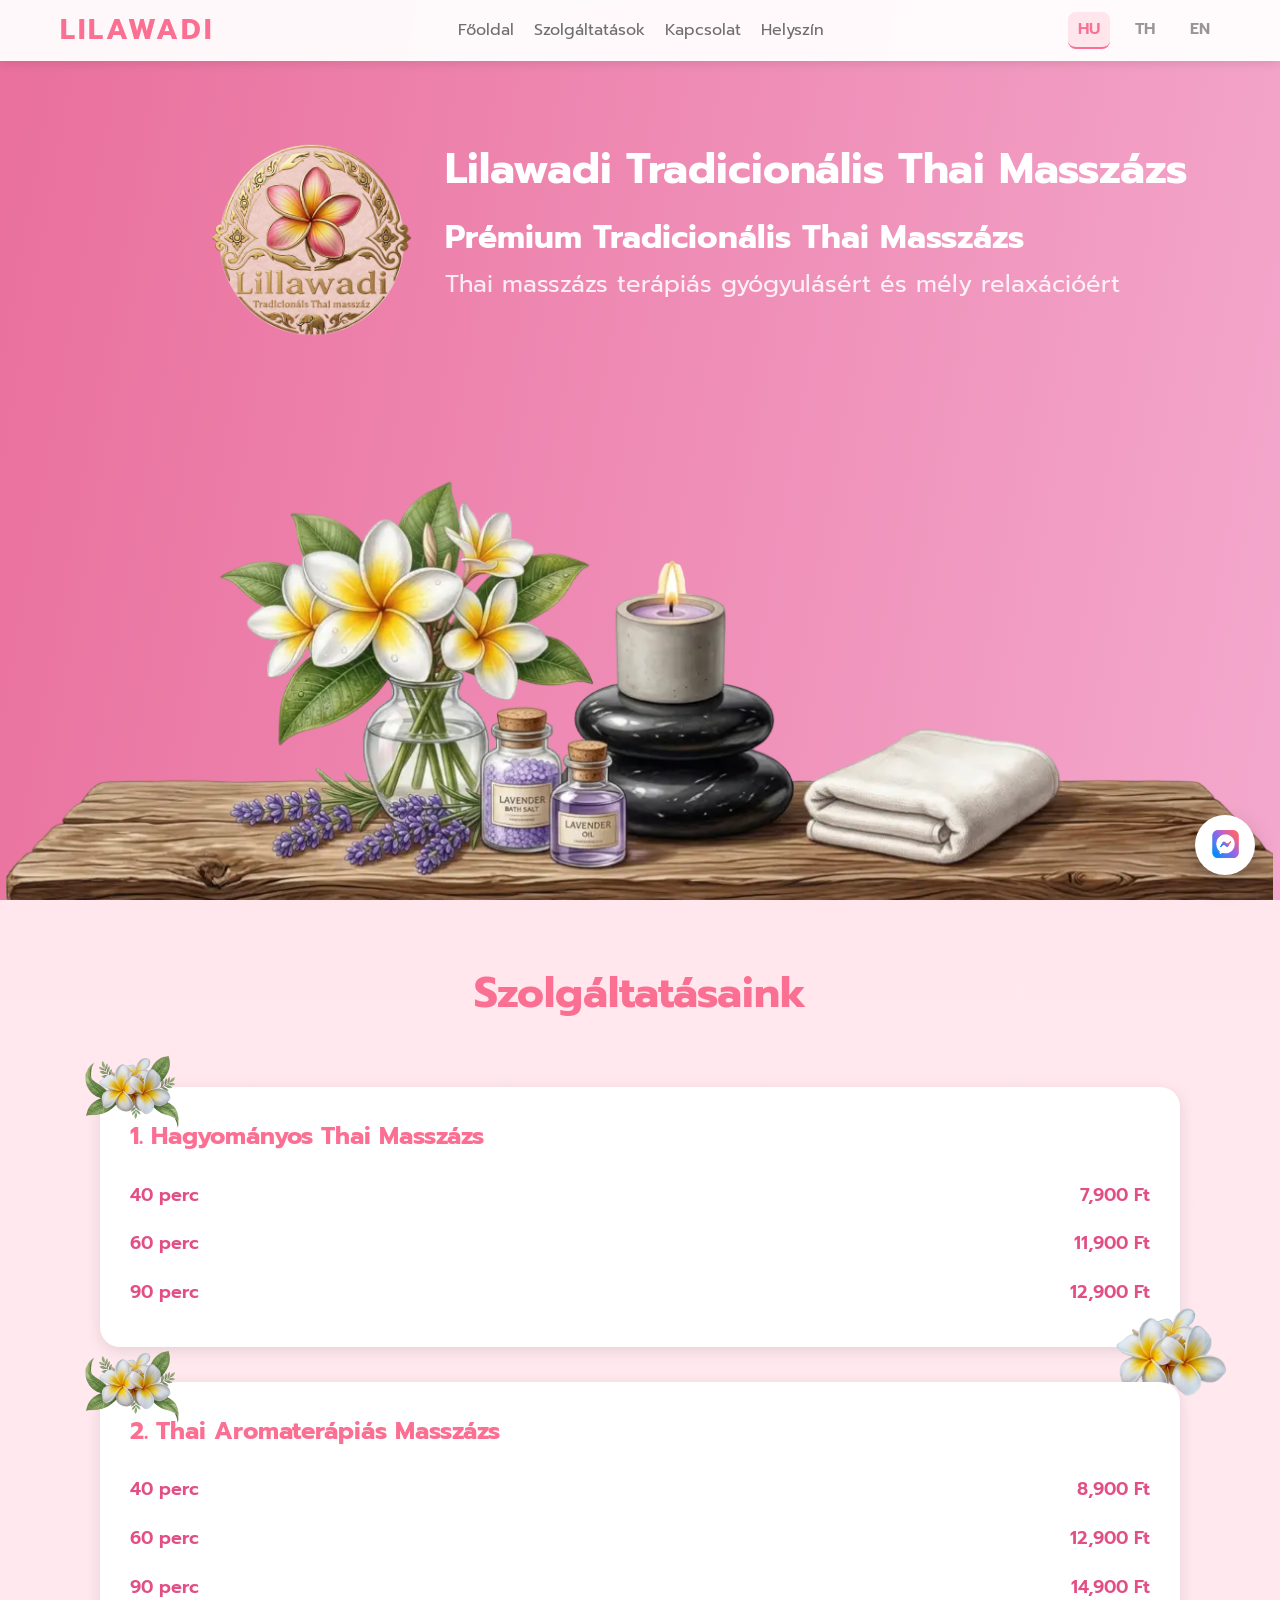
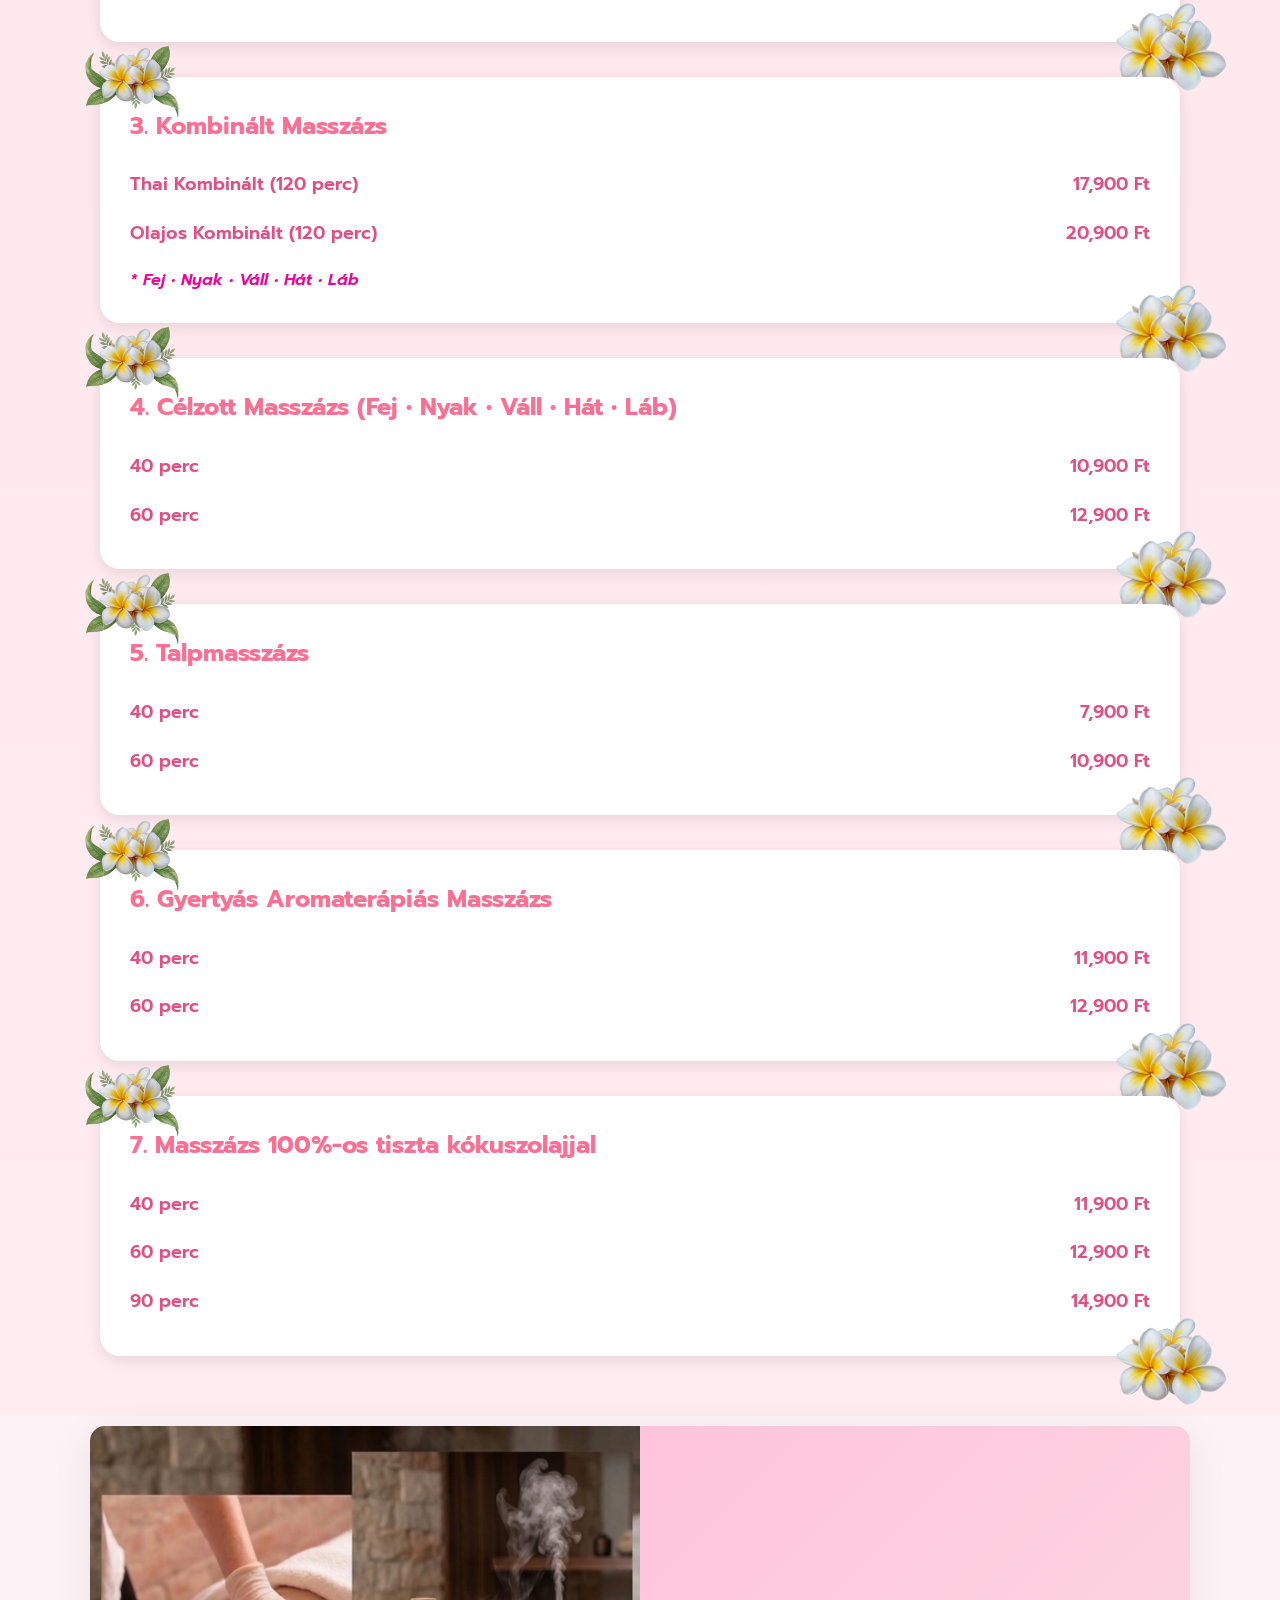
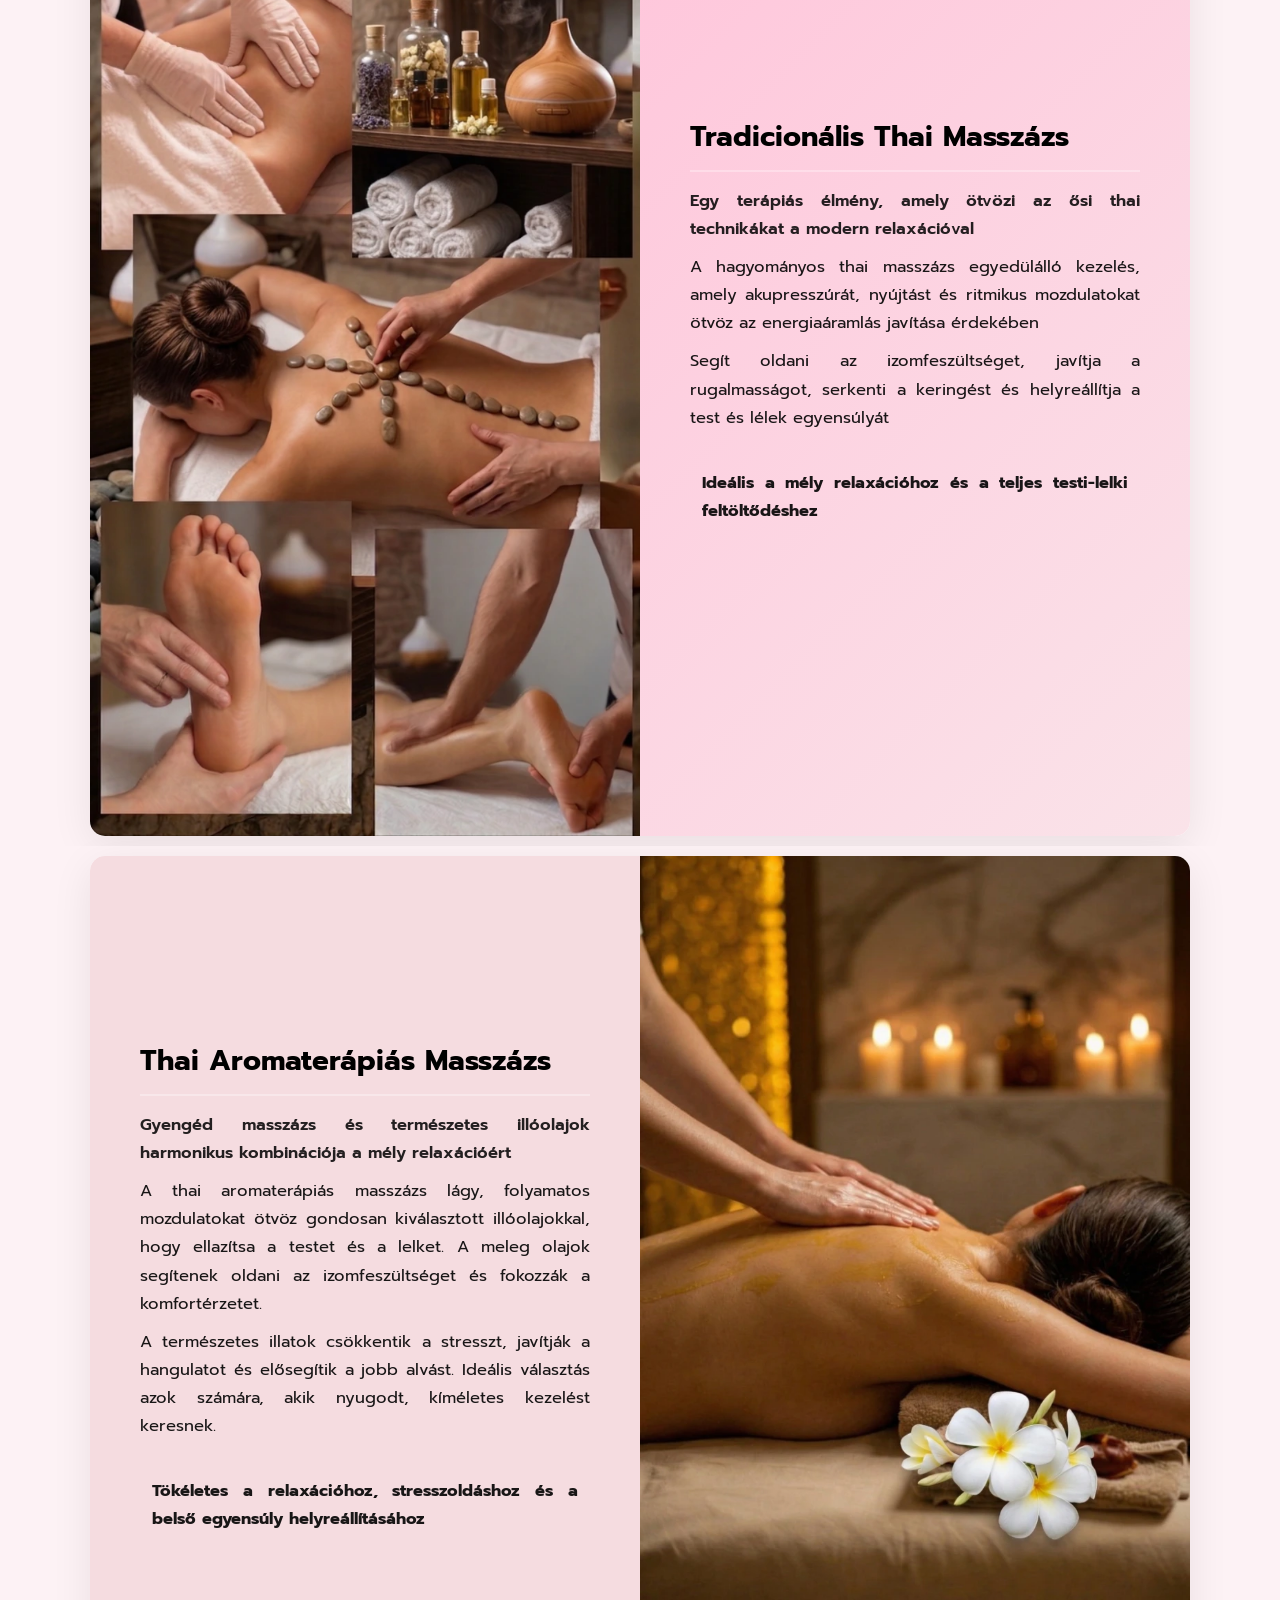
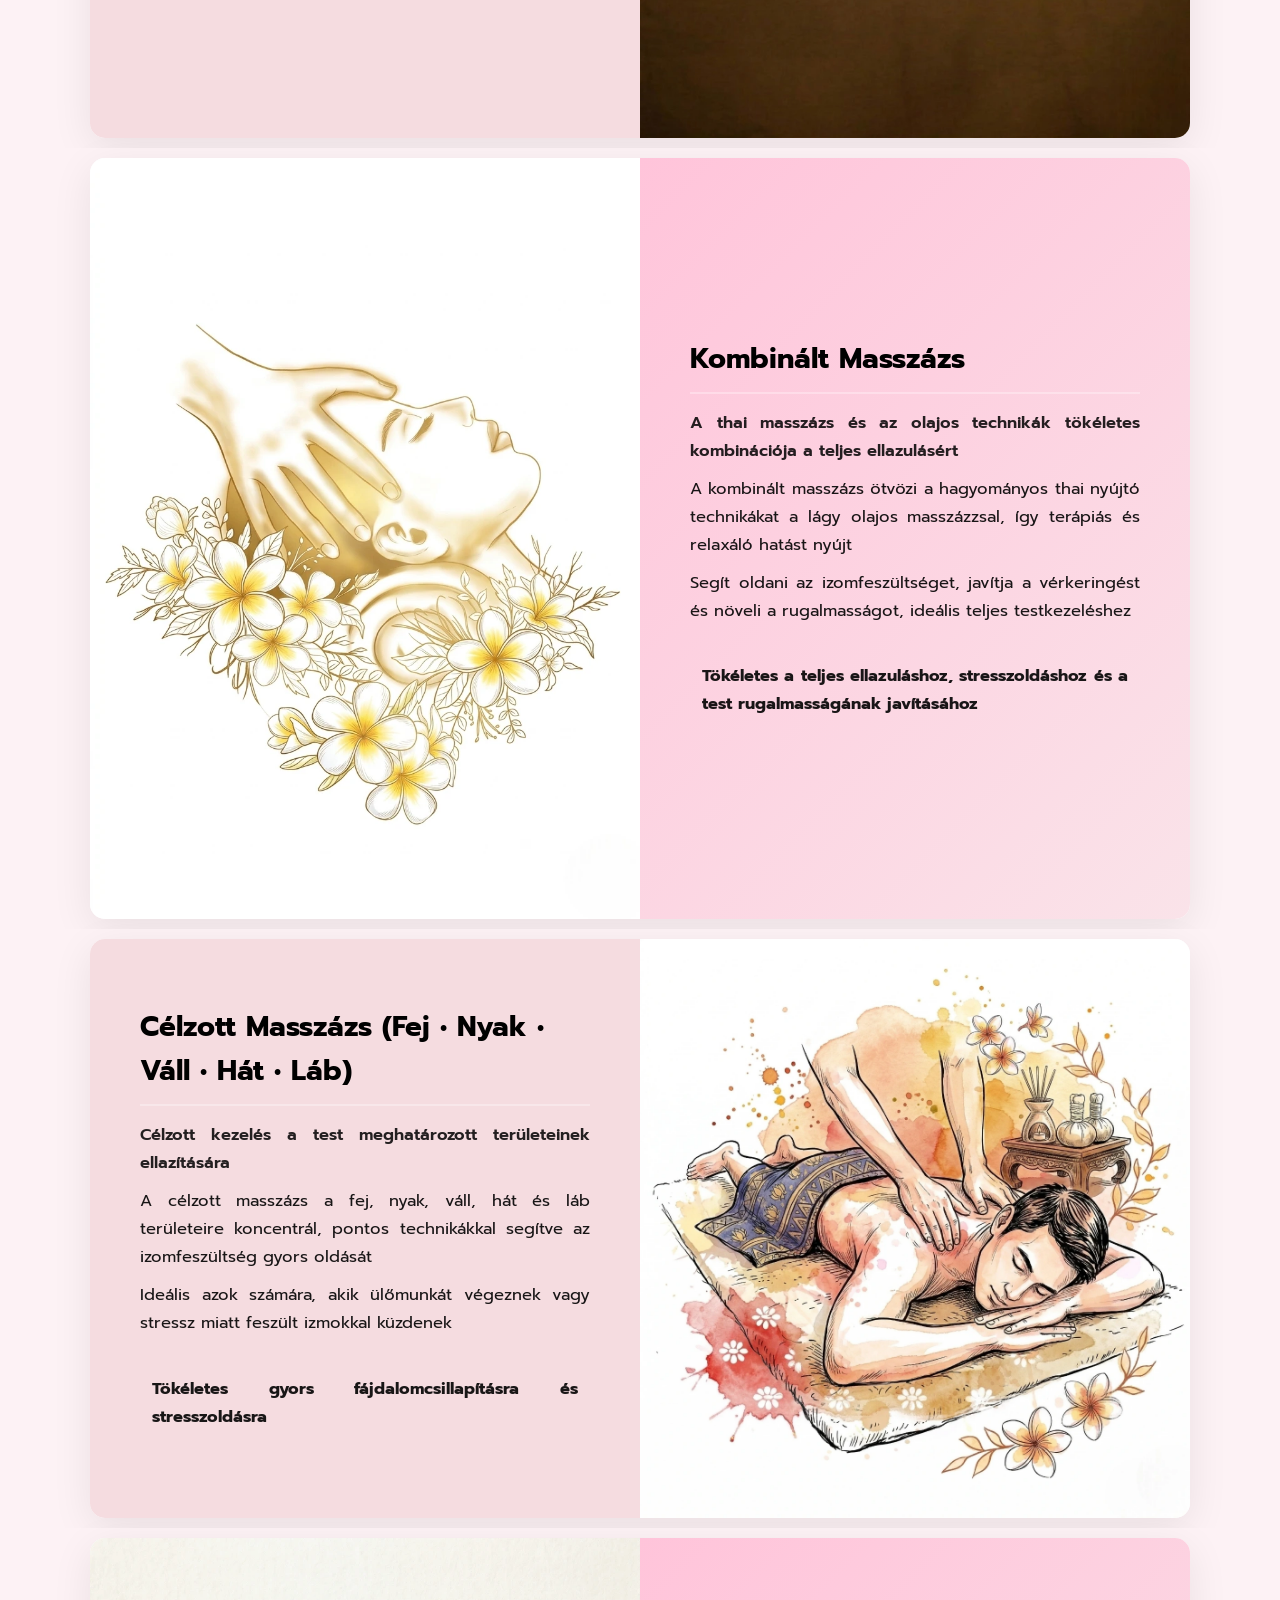
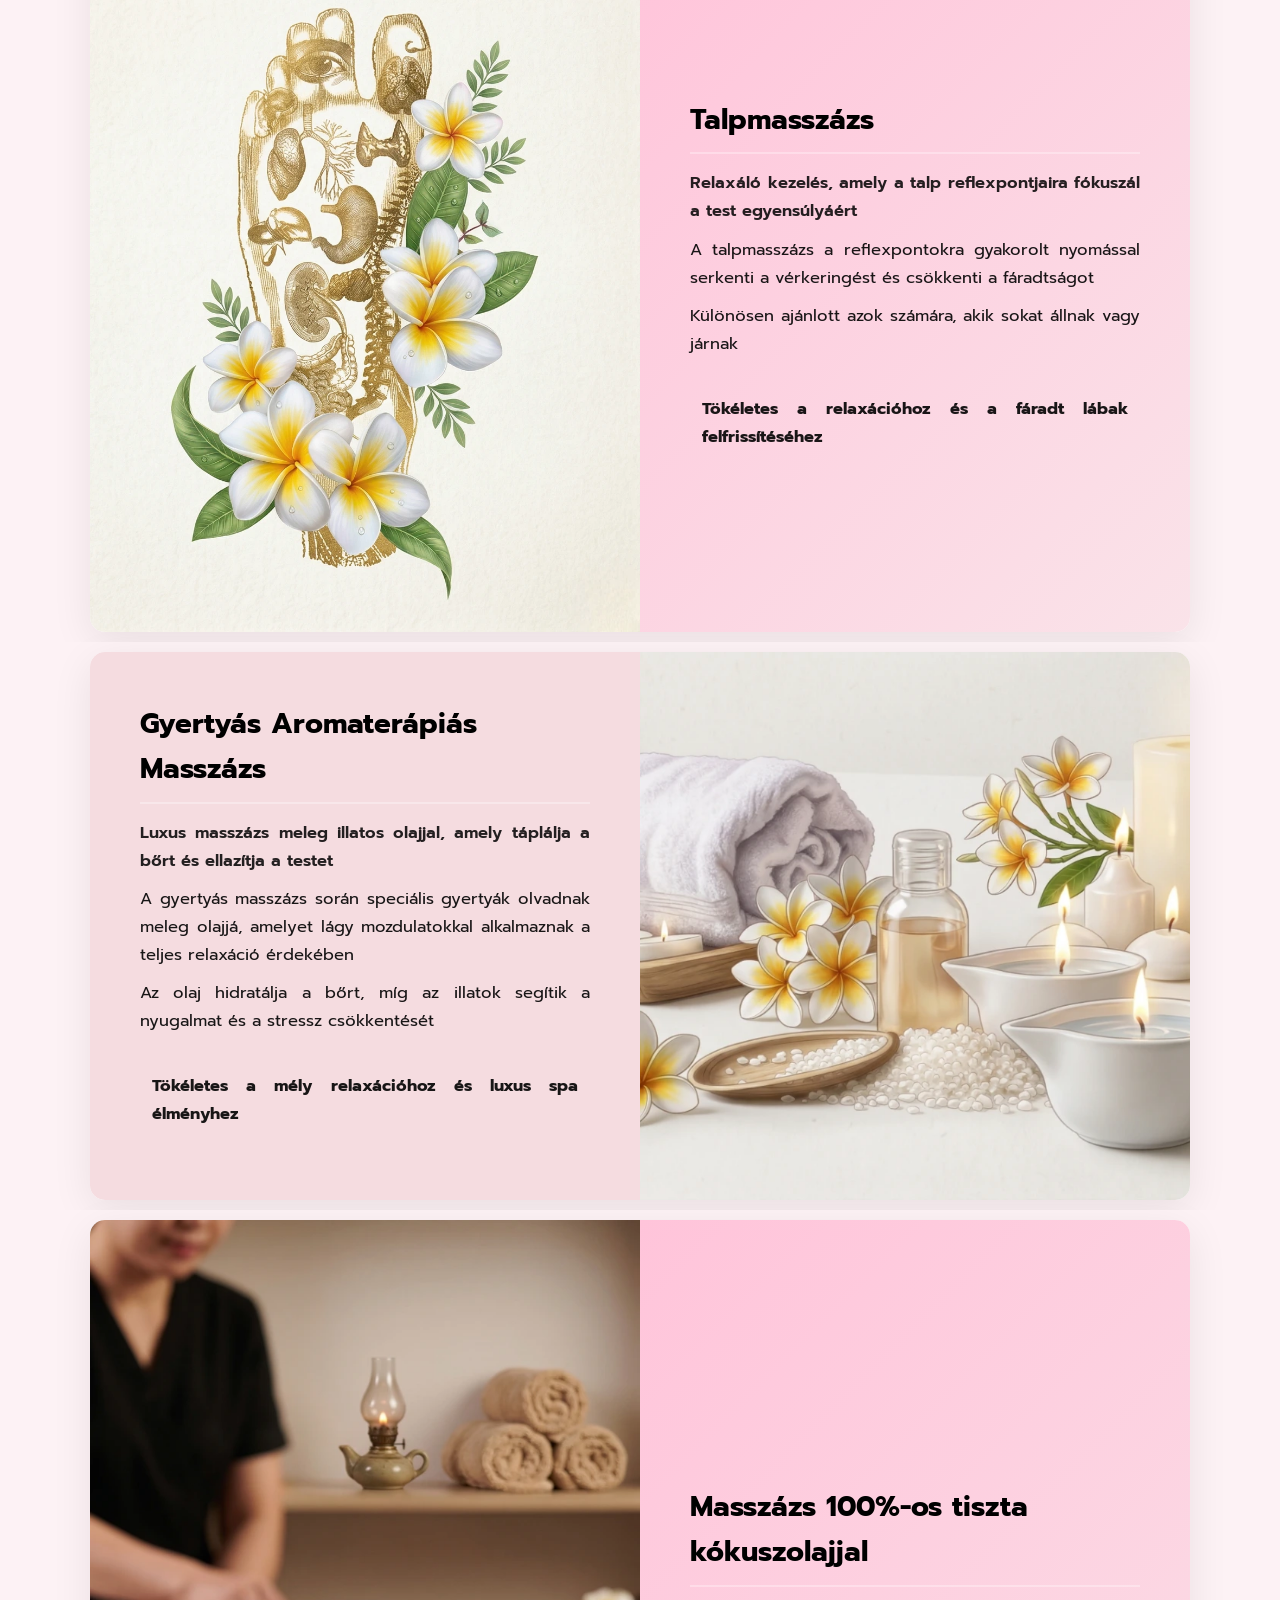
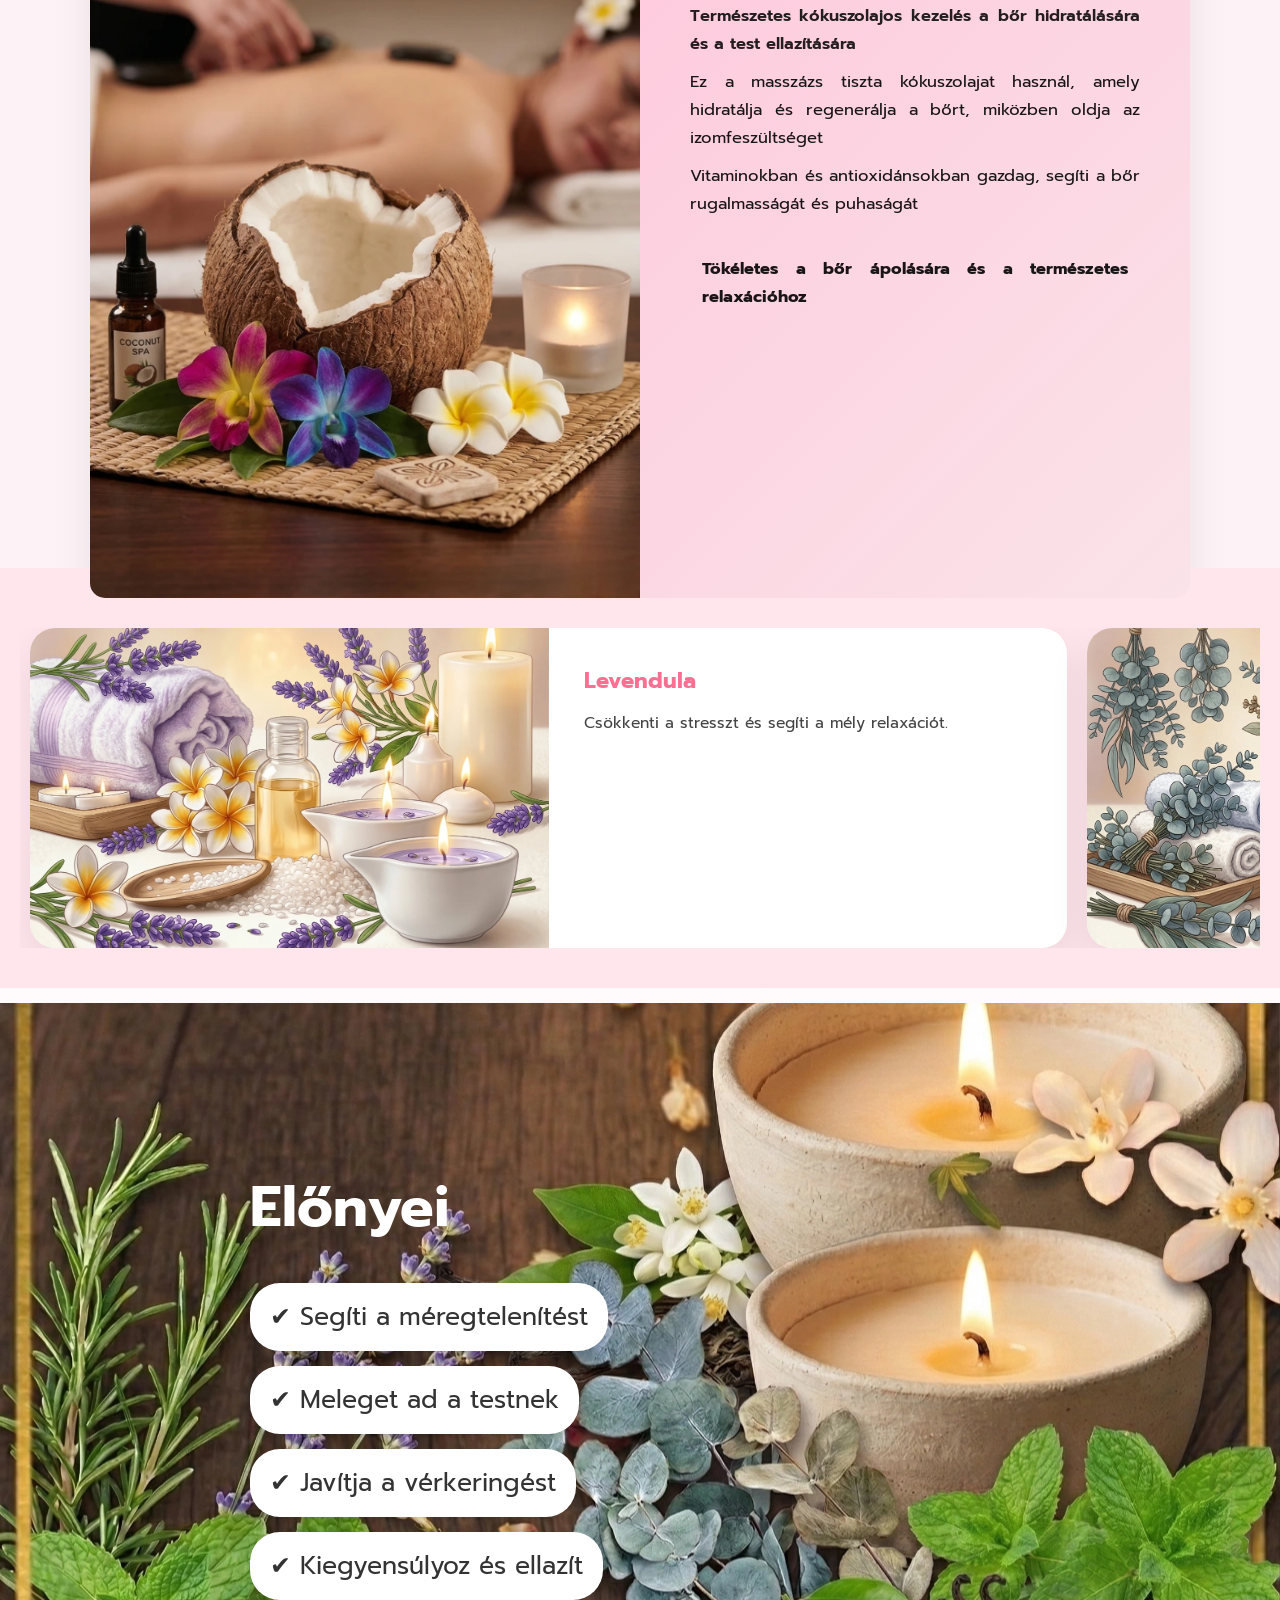
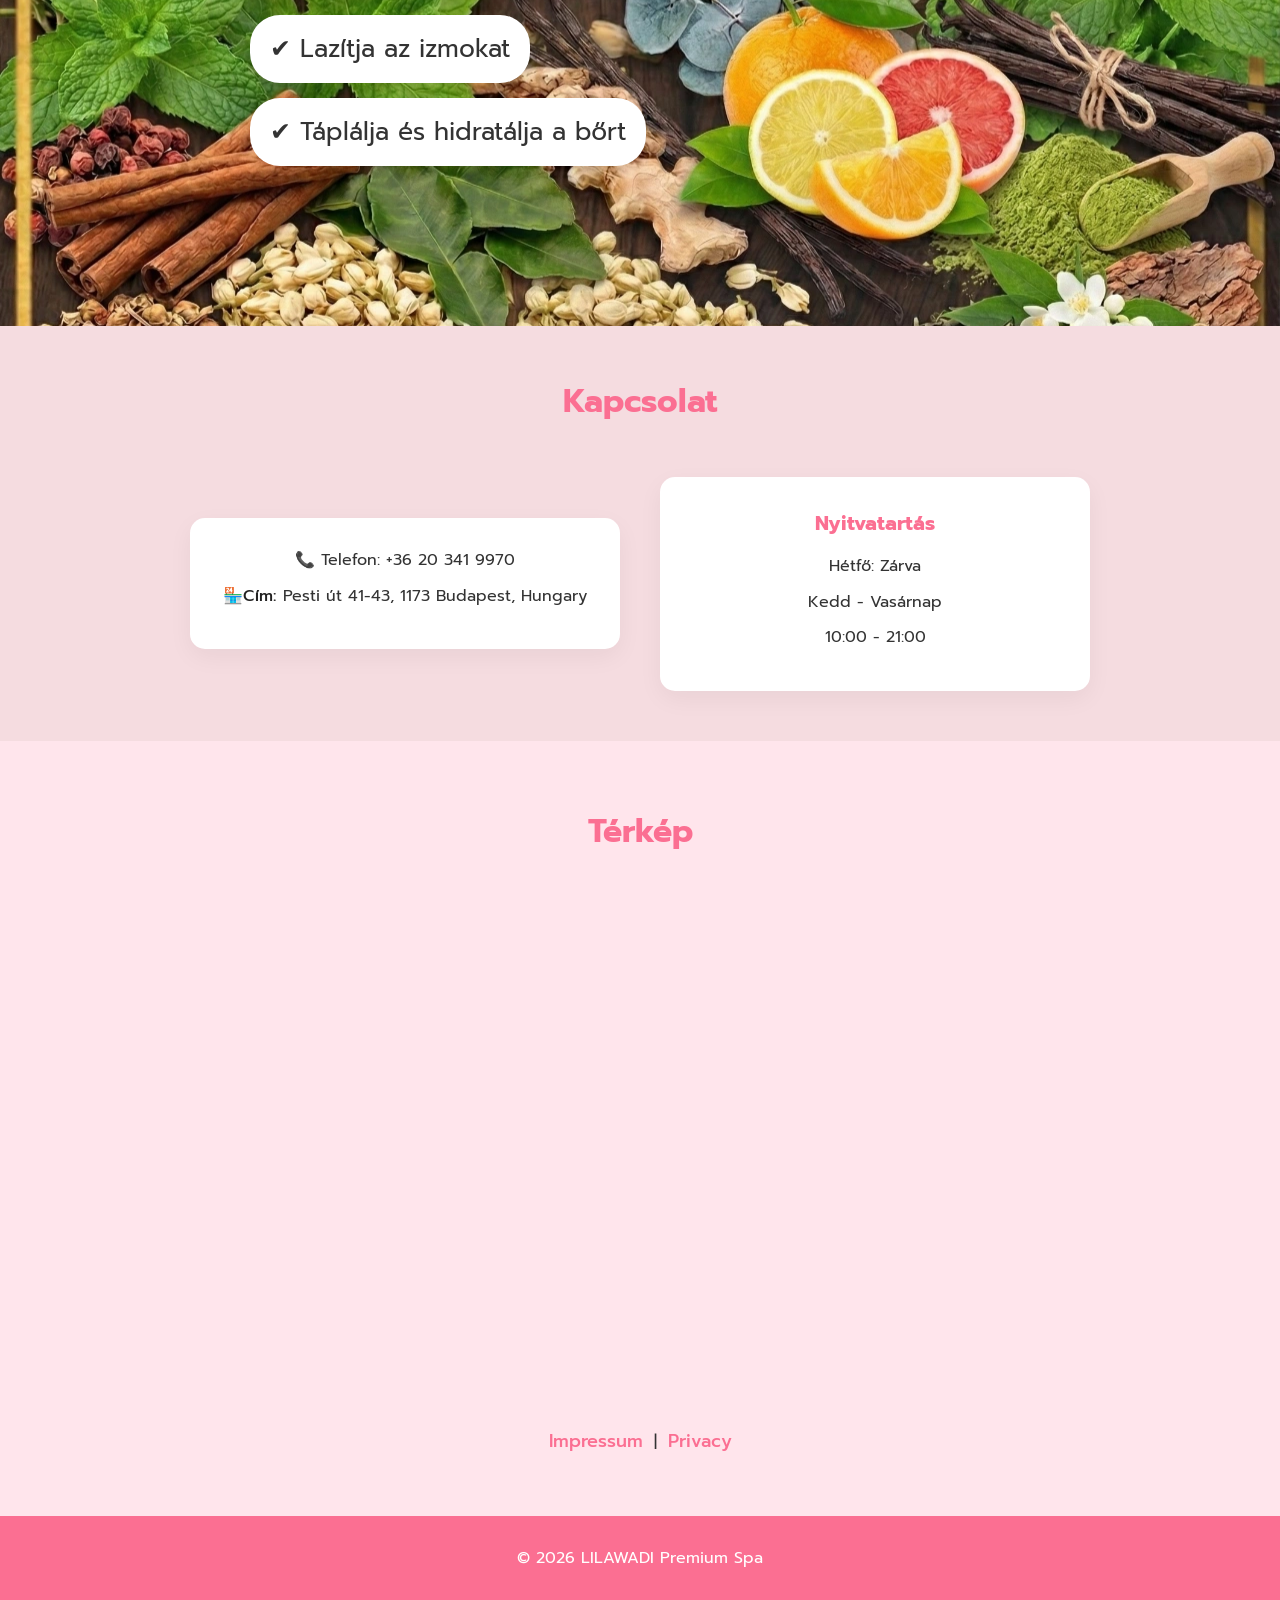
<file: index.html>
<!-- ========================= -->
<!-- DOCUMENT START / เริ่มต้นเอกสาร -->
<!-- ========================= -->
<!DOCTYPE html>
<html lang="th">

<head>
  <!-- ========================= -->
  <!-- META / ตั้งค่าพื้นฐานเว็บ -->
  <!-- ========================= -->
  <meta charset="UTF-8">
  <meta name="viewport" content="width=device-width, initial-scale=1.0">
  <title>LILAWADI Premium Spa</title>
  
  <meta name="description" content="LILAWADI Premium Thai Massage in Budapest. Experience traditional Thai healing, aromatherapy, and relaxation at Pesti út 41-43. Book your appointment today.">

  <script type="application/ld+json">
  {
    "@context": "https://schema.org",
    "@type": "MassageBusiness",
    "name": "LILAWADI Thai Massage",
    "address": {
      "@type": "PostalAddress",
      "streetAddress": "Pesti út 41-43",
      "addressLocality": "Budapest",
      "postalCode": "1173",
      "addressCountry": "HU"
    },
    "telephone": "+36203419970",
    "url": "https://lilawadi-spa.hu",
    "openingHours": "Tu-Su 10:00-21:00"
  }
  </script>

  <!-- ========================= -->
  <!-- FONT / ฟอนต์ -->
  <!-- ========================= -->
  <link href="https://fonts.googleapis.com/css2?family=Prompt:wght@300;400;600;700&display=swap" rel="stylesheet">

  <!-- ========================= -->
  <!-- ICON -->
  <!-- ========================= -->
  <link rel="icon" href="favicon.png">

  <!-- ========================= -->
  <!-- CSS FILE -->
  <!-- ========================= -->
  <link rel="stylesheet" href="style.css">
</head>

<body>

<!-- ========================= -->
<!-- HEADER / เมนูด้านบน -->
<!-- ========================= -->
<header>
  <div class="logo-box">
    <h1>LILAWADI</h1>
  </div>

  <nav class="menu">
    <a href="#home" data-translate="menu-home">หน้าแรก</a>
    <a href="#services" data-translate="menu-services">บริการ</a>
    <a href="#contact" data-translate="menu-contact">ติดต่อ</a>
    <a href="#map" data-translate="menu-map">ที่อยู่</a>
  </nav>

  <nav class="lang-menu">
    <a href="#" id="lang-hu" onclick="setLang('hu'); return false;">HU</a>
    <a href="#" id="lang-th" onclick="setLang('th'); return false;">TH</a>
    <a href="#" id="lang-en" onclick="setLang('en'); return false;">EN</a>
  </nav>
</header>


<!-- ========================= -->
<!-- HERO / ส่วนหน้าหลัก -->
<!-- ========================= -->
<section class="hero" id="home">

  <div class="hero-content">

    <!-- LEFT: LOGO -->
    <div class="hero-left">
      <img src="logo.webp" alt="LILAWADI Thai Massage Logo">
    </div>

    <!-- RIGHT: TEXT -->
    <div class="hero-right">
      <h1 data-translate="hero1-title">LILAWADI THAI MASSAGE</h1>
      <h2 data-translate="hero2-title">นวดแผนไทยระดับพรีเมียม</h2>
      <p data-translate="hero-desc">นวดไทยเพื่อการบำบัดและการผ่อนคลาย</p>
    </div>

  </div>

</section>

<!-- ========================= -->
<!-- SERVICES / บริการ -->
<!-- ========================= -->
<section class="section" id="services">
  <h3 data-translate="section-services">บริการของเรา</h3>

  <div class="services">

    <!-- SERVICE 1 -->
    <div class="service-block decoration-box">
      <img src="padub.webp" class="corner top-left">
      <img src="lila.webp" class="corner bottom-right">

      <h4 data-translate="service1-title">1. นวดแผนไทย</h4>
      <div class="row"><span data-translate="time-40">40 นาที</span><span>7,900 Ft</span></div>
      <div class="row"><span data-translate="time-60">60 นาที</span><span>11,900 Ft</span></div>
      <div class="row"><span data-translate="time-90">90 นาที</span><span>12,900 Ft</span></div>
    </div>

    <!-- SERVICE 2 -->
    <div class="service-block decoration-box">
      <img src="padub.webp" class="corner top-left">
      <img src="lila.webp" class="corner bottom-right">

      <h4 data-translate="service2-title">2. นวดอโรม่าไทย</h4>
      <div class="row"><span data-translate="time-40">40 นาที</span><span>8,900 Ft</span></div>
      <div class="row"><span data-translate="time-60">60 นาที</span><span>12,900 Ft</span></div>
      <div class="row"><span data-translate="time-90">90 นาที</span><span>14,900 Ft</span></div>
    </div>

    <!-- SERVICE 3 -->
    <div class="service-block decoration-box">
      <img src="padub.webp" class="corner top-left">
      <img src="lila.webp" class="corner bottom-right">

      <h4 data-translate="service3-title">3. นวดผสม</h4>
      <div class="row"><span data-translate="service3-combo1">นวดไทยผสม (120 นาที)</span><span>17,900 Ft</span></div>
      <div class="row"><span data-translate="service3-combo2">นวดน้ำมันผสม (120 นาที)</span><span>20,900 Ft</span></div>
      <p class="service-note" data-translate="service3-focus">* Head • Neck • Shoulders • Back • Feet</p>
    </div>

    <!-- SERVICE 4 -->
    <div class="service-block decoration-box">
      <img src="padub.webp" class="corner top-left">
      <img src="lila.webp" class="corner bottom-right">

      <h4 data-translate="service4-title">4. เฉพาะส่วน</h4>
      <div class="row"><span data-translate="time-40">40 นาที</span><span>10,900 Ft</span></div>
      <div class="row"><span data-translate="time-60">60 นาที</span><span>12,900 Ft</span></div>
    </div>

    <!-- SERVICE 5 -->
    <div class="service-block decoration-box">
      <img src="padub.webp" class="corner top-left">
      <img src="lila.webp" class="corner bottom-right">

      <h4 data-translate="service5-title">5. นวดเท้า</h4>
      <div class="row"><span data-translate="time-40">40 นาที</span><span>7,900 Ft</span></div>
      <div class="row"><span data-translate="time-60">60 นาที</span><span>10,900 Ft</span></div>
    </div>

    <!-- SERVICE 6 -->
    <div class="service-block decoration-box">
      <img src="padub.webp" class="corner top-left">
      <img src="lila.webp" class="corner bottom-right">

      <h4 data-translate="service6-title">6. Candle Aroma Massage</h4>
      <div class="row"><span data-translate="time-40">40 นาที</span><span>11,900 Ft</span></div>
      <div class="row"><span data-translate="time-60">60 นาที</span><span>12,900 Ft</span></div>
    </div>

    <!-- SERVICE 7 -->
    <div class="service-block decoration-box">
      <img src="padub.webp" class="corner top-left">
      <img src="lila.webp" class="corner bottom-right">

      <h4 data-translate="service7-title">7. นวดน้ำมันมะพร้าว</h4>
      <div class="row"><span data-translate="time-40">40 นาที</span><span>11,900 Ft</span></div>
      <div class="row"><span data-translate="time-60">60 นาที</span><span>12,900 Ft</span></div>
      <div class="row"><span data-translate="time-90">90 นาที</span><span>14,900 Ft</span></div>
    </div>

  </div>
</section>

<!-- ========================= -->
<!-- SERVICE DETAIL 1 -->
<!-- ========================= -->
<section class="service-detail">

  <div class="service-detail-grid">

    <!-- IMAGE -->
    <div class="service-image">
      <img src="thaimas.webp" alt="Thai Massage">
    </div>

    <!-- TEXT -->
    <div class="service-text">

      <h2 data-translate="thai-title">Traditional Thai Massage</h2>

      <p class="service-sub" data-translate="thai-sub">
        A therapeutic experience that combines ancient Thai techniques with modern relaxation.
      </p>

      <p data-translate="thai-p1">
        Traditional Thai massage is a unique form of bodywork that blends acupressure, assisted stretching, 
        and rhythmic compression. Unlike oil massage, it is performed on a mat and focuses on improving 
        energy flow throughout the body.
      </p>

      <p data-translate="thai-p2">
        This technique helps to relieve muscle tension, improve flexibility, stimulate circulation, 
        and restore balance to both body and mind. It is especially beneficial for those experiencing 
        stress, fatigue, or stiffness from daily activities.
      </p>

      <p class="highlight" data-translate="thai-highlight">
        Ideal for deep relaxation, recovery, and overall well-being.
      </p>

    </div>

  </div>

</section>

<!-- ========================= -->
<!-- SERVICE DETAIL 2 -->
<!-- Thai Aromatherapy Massage -->
<!-- ========================= -->

<section class="service-detail reverse">

  <div class="service-detail-grid">

    <!-- IMAGE -->
    <div class="service-image">
      <img src="aroma.webp" alt="Thai Aromatherapy Massage">
    </div>

    <!-- TEXT -->
    <div class="service-text">

      <h2 data-translate="aroma-title">Thai Aromatherapy Massage</h2>

      <p class="service-sub" data-translate="aroma-sub">
        A soothing blend of gentle massage and natural essential oils for deep relaxation.
      </p>

      <p data-translate="aroma-p1">
        Thai aromatherapy massage combines smooth, flowing techniques with carefully selected 
        essential oils to calm the body and mind. The warm oils are applied with gentle pressure, 
        helping to release tension while creating a deeply relaxing experience.
      </p>

      <p data-translate="aroma-p2">
        The natural aromas enhance emotional well-being, reduce stress, and promote better sleep. 
        This treatment is perfect for those seeking a softer, more calming alternative to traditional massage.
      </p>

      <p class="highlight" data-translate="aroma-highlight">
        Perfect for stress relief, relaxation, and restoring inner balance.
      </p>

    </div>

  </div>

</section>

<!-- ========================= -->
<!-- SERVICE DETAIL 3 -->
<!-- Combination Massage -->
<!-- ========================= -->

<section class="service-detail">

  <div class="service-detail-grid">

    <!-- IMAGE -->
    <div class="service-image">
      <img src="combi.webp" alt="Combination Massage">
    </div>

    <!-- TEXT -->
    <div class="service-text">

      <h2 data-translate="combo-title">Combination Massage</h2>

      <p class="service-sub" data-translate="combo-sub">
        A balanced combination of Thai massage and oil techniques for total body relaxation.
      </p>

      <p data-translate="combo-p1">
        Combination massage blends the stretching techniques of traditional Thai massage 
        with the smooth, relaxing strokes of oil massage. This creates a perfect balance 
        between therapeutic relief and deep relaxation.
      </p>

      <p data-translate="combo-p2">
        It helps to release muscle tension, improve circulation, and restore flexibility, 
        making it ideal for those who want both strong and gentle massage in one session.
      </p>

      <p class="highlight" data-translate="combo-highlight">
        Ideal for full-body relaxation, flexibility, and stress relief.
      </p>

    </div>

  </div>

</section>

<!-- ========================= -->
<!-- SERVICE DETAIL 4 -->
<!-- Targeted Massage -->
<!-- ========================= -->

<section class="service-detail reverse">

  <div class="service-detail-grid">

    <!-- IMAGE -->
    <div class="service-image">
      <img src="tar.webp" alt="Targeted Massage">
    </div>

    <!-- TEXT -->
    <div class="service-text">

      <h2 data-translate="target-title">
        Targeted Massage (Head • Neck • Shoulders • Back • Feet)
      </h2>

      <p class="service-sub" data-translate="target-sub">
        Focused massage designed to relieve tension in specific areas of the body.
      </p>

      <p data-translate="target-p1">
        Targeted massage concentrates on key tension points such as the head, neck, shoulders, back, and feet. 
        Using precise pressure and techniques, it helps to quickly release tight muscles and improve comfort.
      </p>

      <p data-translate="target-p2">
        This treatment is ideal for people who experience stiffness from work, long sitting hours, or stress. 
        It provides fast relief and restores mobility in the most affected areas.
      </p>

      <p class="highlight" data-translate="target-highlight">
        Ideal for quick relief, muscle tension, and daily stress recovery.
      </p>

    </div>

  </div>

</section>

<!-- ========================= -->
<!-- SERVICE DETAIL 5 -->
<!-- Foot Massage -->
<!-- ========================= -->

<section class="service-detail">

  <div class="service-detail-grid">

    <!-- IMAGE -->
    <div class="service-image">
      <img src="foot.webp" alt="Foot Massage">
    </div>

    <!-- TEXT -->
    <div class="service-text">

      <h2 data-translate="foot-title">Foot Massage</h2>

      <p class="service-sub" data-translate="foot-sub">
        A relaxing treatment that focuses on reflex points in the feet to restore balance in the body.
      </p>

      <p data-translate="foot-p1">
        Foot massage uses pressure techniques on specific reflex points that correspond to different organs 
        in the body. It helps stimulate circulation, reduce fatigue, and promote overall well-being.
      </p>

      <p data-translate="foot-p2">
        This treatment is especially beneficial for those who stand or walk for long periods, providing deep 
        relaxation and relief from tired feet and legs.
      </p>

      <p class="highlight" data-translate="foot-highlight">
        Ideal for relaxation, circulation, and relieving tired feet.
      </p>

    </div>

  </div>

</section>

<!-- ========================= -->
<!-- SERVICE DETAIL 6 -->
<!-- Candle Aroma Massage -->
<!-- ========================= -->

<section class="service-detail reverse">

  <div class="service-detail-grid">

    <!-- IMAGE -->
    <div class="service-image">
      <img src="candle.webp" alt="Candle Aroma Massage">
    </div>

    <!-- TEXT -->
    <div class="service-text">

      <h2 data-translate="candle-title">Candle Aroma Massage</h2>

      <p class="service-sub" data-translate="candle-sub">
        A luxurious massage using warm aromatic candle oil to deeply nourish the skin and relax the body.
      </p>

      <p data-translate="candle-p1">
        Candle aroma massage uses specially formulated massage candles that melt into warm, silky oil. 
        The gentle heat combined with smooth massage techniques helps relieve tension and create a deeply calming experience.
      </p>

      <p data-translate="candle-p2">
        The nourishing oils hydrate the skin while the soothing aroma enhances relaxation, making it a perfect choice 
        for those seeking both wellness and luxury in one treatment.
      </p>

      <p class="highlight" data-translate="candle-highlight">
        Ideal for deep relaxation, skin nourishment, and a luxurious spa experience.
      </p>

    </div>

  </div>

</section>

<!-- ========================= -->
<!-- SERVICE DETAIL 7 -->
<!-- Coconut Oil Massage -->
<!-- ========================= -->

<section class="service-detail">

  <div class="service-detail-grid">

    <!-- IMAGE -->
    <div class="service-image">
      <img src="coco.webp" alt="Coconut Oil Massage">
    </div>

    <!-- TEXT -->
    <div class="service-text">

      <h2 data-translate="coconut-title">
        Massage with 100% Pure Coconut Oil
      </h2>

      <p class="service-sub" data-translate="coconut-sub">
        A nourishing massage using natural coconut oil to hydrate the skin and relax the body.
      </p>

      <p data-translate="coconut-p1">
        This massage uses 100% pure coconut oil, known for its natural moisturizing and healing properties. 
        The smooth techniques help reduce muscle tension while deeply nourishing the skin.
      </p>

      <p data-translate="coconut-p2">
        Coconut oil is rich in vitamins and antioxidants, helping to improve skin softness and elasticity, 
        while providing a calming and refreshing experience for both body and mind.
      </p>

      <p class="highlight" data-translate="coconut-highlight">
        Ideal for skin nourishment, relaxation, and a natural wellness experience.
      </p>

    </div>

  </div>

</section>

<!-- ========================= -->
<!-- AROMATHERAPY SLIDER -->
<!-- ========================= -->
<section class="aroma-slider">

  <!-- TITLE -->
  <h3 data-translate="aroma-slider-title">Aroma Therapy</h3>

  <!-- SLIDER (drag ได้เลย) -->
  <div class="slider-track">

    <!-- ITEM -->
    <div class="slide">
      <img src="lawan.webp" alt="lavender">
      <div class="slide-text">
        <h4 data-translate="lavender-title">Lavender</h4>
        <p data-translate="lavender-desc"></p>
      </div>
    </div>

    <div class="slide">
      <img src="eucalyptus.webp" alt="eucalyptus">
      <div class="slide-text">
        <h4 data-translate="euca-title">Eucalyptus</h4>
        <p data-translate="euca-desc"></p>
      </div>
    </div>

    <div class="slide">
      <img src="peppermint.webp" alt="peppermint">
      <div class="slide-text">
        <h4 data-translate="pep-title">Peppermint</h4>
        <p data-translate="pep-desc"></p>
      </div>
    </div>

    <div class="slide">
      <img src="vanilla.webp" alt="vanilla">
      <div class="slide-text">
        <h4 data-translate="vanilla-title">Vanilla</h4>
        <p data-translate="vanilla-desc"></p>
      </div>
    </div>

    <div class="slide">
      <img src="orange.webp" alt="citrus">
      <div class="slide-text">
        <h4 data-translate="citrus-title">Citrus</h4>
        <p data-translate="citrus-desc"></p>
      </div>
    </div>

    <div class="slide">
      <img src="greentea.webp" alt="green tea">
      <div class="slide-text">
        <h4 data-translate="tea-title">Green Tea</h4>
        <p data-translate="tea-desc"></p>
      </div>
    </div>

    <div class="slide">
      <img src="jasmine.png" alt="jasmine">
      <div class="slide-text">
        <h4 data-translate="jasmine-title">Jasmine</h4>
        <p data-translate="jasmine-desc"></p>
      </div>
    </div>

    <div class="slide">
      <img src="cedarwood.webp" alt="cedarwood">
      <div class="slide-text">
        <h4 data-translate="wood-title">Cedarwood</h4>
        <p data-translate="wood-desc"></p>
      </div>
    </div>

    <div class="slide">
      <img src="rosemary.webp" alt="rosemary">
      <div class="slide-text">
        <h4 data-translate="rosemary-title">Rosemary</h4>
        <p data-translate="rosemary-desc"></p>
      </div>
    </div>

    <div class="slide">
      <img src="cinnamon.webp" alt="cinnamon">
      <div class="slide-text">
        <h4 data-translate="cinnamon-title">Cinnamon</h4>
        <p data-translate="cinnamon-desc"></p>
      </div>
    </div>

  </div>

</section>


<!-- ========================= -->
<!-- MIX AROMA SECTION -->
<!-- พื้นหลัง + ข้อความ -->
<!-- ========================= -->
<section class="mix-aroma">

  <div class="mix-overlay">
    
    <h2 data-translate="mix-title">ประโยชน์ของ</h2>

    <div class="mix-list">

      <div class="mix-item" data-translate="mix-1">
        ✔ ช่วยขจัดพิษออกจากร่างกาย
      </div>

      <div class="mix-item" data-translate="mix-2">
        ✔ ช่วยเพิ่มความอบอุ่นให้ร่างกาย
      </div>

      <div class="mix-item" data-translate="mix-3">
        ✔ ช่วยกระตุ้นการไหลเวียนโลหิต
      </div>

      <div class="mix-item" data-translate="mix-4">
        ✔ ช่วยรักษาสมดุล และผ่อนคลาย
      </div>

      <div class="mix-item" data-translate="mix-5">
        ✔ ช่วยให้ผ่อนคลายกล้ามเนื้อ
      </div>

      <div class="mix-item" data-translate="mix-6">
        ✔ ช่วยบำรุงผิว ให้ชุ่มชื้น
      </div>

    </div>

  </div>

</section>



<!-- ========================= -->
<!-- CONTACT + OPENING HOURS -->
<!-- ========================= -->
<section class="contact" id="contact">

  <h3 data-translate="contact-title">ติดต่อเรา</h3>

  <div class="contact-grid">

    <!-- ฝั่งซ้าย: CONTACT -->
    <div class="contact-box">
      <p>📞 <span data-translate="phone-label">โทร:</span> +36 20 341 9970</p>
      <p>🏪<strong data-translate="address-label">ที่อยู่:</strong> <span data-translate="address-text">Pesti út 41-43, 1173 Budapest, Hungary</span></p>

    </div>

    <!-- ฝั่งขวา: OPENING HOURS -->
    <div class="contact-box">
      <h4 data-translate="opening-title">เวลาเปิดทำการ</h4>

      <p data-translate="monday">Monday: Closed</p>
      <p data-translate="weekday">Tuesday - Sunday</p>
      <p data-translate="hours">10:00 - 21:00</p>
    </div>

  </div>

</section>


<!-- ========================= -->
<!-- MAP EMBED / แผนที่จริง -->
<!-- ========================= -->
<section class="map-embed" id="map">

  <h3 data-translate="map-embed-title">แผนที่</h3>

  <div class="map-container">
    <iframe 
      src="https://www.google.com/maps?q=47.482267,19.242071&hl=th&z=15&output=embed" 
      width="100%" 
      height="450" 
      style="border:0;" 
      allowfullscreen="" 
      loading="lazy" 
      referrerpolicy="no-referrer-when-downgrade">
    </iframe>
  </div>

  <a href="impressum.html">Impressum</a> 
  |
  <a href="privacy.html">Privacy</a>

</section>


<footer>
  <p>© 2026 LILAWADI Premium Spa</p>

</footer>

<!-- ========================= -->
<!-- MESSENGER BUTTON -->
<!-- ========================= -->
<a id="messenger-btn" href="#" target="_blank">
  <img src="mes.webp" alt="Messenger">
</a>

<script>
const translations = {
  th: {
    "menu-home": "หน้าแรก",
    "menu-services": "บริการ",
    "menu-contact": "ติดต่อ",
    "menu-map": "ที่อยู่",
    "hero1-title": "ลีลาวดี นวดแผนไทย",
    "hero2-title": "นวดแผนไทยระดับพรีเมียม",
    "hero-desc": "นวดไทยเพื่อการบำบัดและการผ่อนคลาย",
    "section-services": "บริการของเรา",
    "service1-title": "1. นวดแผนไทย",
    "service2-title": "2. นวดอโรม่าไทย",
    "service3-title": "3. นวดผสม",
    "service3-focus": "* ศีรษะ • คอ • ไหล่ • หลัง • เท้า",
    "service4-title": "4. นวดเฉพาะส่วน (ศีรษะ • คอ • ไหล่ • หลัง • เท้า)",
    "service5-title": "5. นวดเท้า",
    "service6-title": "6. นวดเทียนอโรม่า",
    "service7-title": "7. นวดน้ำมันมะพร้าวบริสุทธิ์ 100%",
    "time-40": "40 นาที",
    "time-60": "60 นาที",
    "time-90": "90 นาที",
    "service3-combo1": "นวดไทยผสม (120 นาที)",
    "service3-combo2": "นวดน้ำมันผสม (120 นาที)",
    "focus-title": "จุดเน้น:",
    "focus-areas": "ศีรษะ • คอ • ไหล่ • หลัง • เท้า",
    "contact-title": "ติดต่อเรา",
    "phone-label": "โทร:",
    "whatsapp-label": "WhatsApp:",
    "opening-title": "เวลาเปิดทำการ",
    "monday":  "วันจันทร์: ปิด",
    "weekday":  "อังคาร - อาทิตย์",
    "hours":  "10:00 - 21:00",
    "map-title": "ที่อยู่ร้าน",
    "map-embed-title":"แผนที่",
    "shop-name-label": "ชื่อร้าน:",
    "shop-name": "Lilawadi Tradicionális Thai Masszázs",
    "address-label": "ที่อยู่:",
    "address-text": "Pesti út 41-43, 1173 Budapest, Hungary",
    "thai-title": "นวดแผนไทย",
    "thai-sub": "ศาสตร์การนวดแบบไทยโบราณที่ผสานการบำบัดและการผ่อนคลายอย่างลงตัว",
    "thai-p1": "นวดแผนไทยเป็นศาสตร์การบำบัดที่มีเอกลักษณ์ โดยใช้การกดจุด การยืดเหยียด และการเคลื่อนไหวอย่างเป็นจังหวะ เพื่อกระตุ้นการไหลเวียนของพลังงานในร่างกาย",
    "thai-p2": "ช่วยคลายกล้ามเนื้อ ลดอาการตึงเครียด เพิ่มความยืดหยุ่น และปรับสมดุลทั้งร่างกายและจิตใจ เหมาะสำหรับผู้ที่ต้องการฟื้นฟูร่างกายจากความเหนื่อยล้า",
    "thai-highlight": "เหมาะสำหรับการผ่อนคลายลึกและฟื้นฟูสุขภาพโดยรวม",
    "aroma-title": "นวดอโรม่าไทย",
    "aroma-sub": "การผสมผสานระหว่างการนวดอย่างอ่อนโยนกับน้ำมันหอมระเหยธรรมชาติ เพื่อการผ่อนคลายอย่างล้ำลึก",
    "aroma-p1": "นวดอโรม่าไทยใช้เทคนิคการนวดแบบนุ่มนวล ผสานกับน้ำมันหอมระเหยที่คัดสรรมาอย่างดี ช่วยคลายความตึงเครียดของกล้ามเนื้อ พร้อมมอบความรู้สึกผ่อนคลายทั้งร่างกายและจิตใจ",
    "aroma-p2": "กลิ่นหอมจากธรรมชาติช่วยลดความเครียด ปรับสมดุลอารมณ์ และส่งเสริมการนอนหลับ เหมาะสำหรับผู้ที่ต้องการการผ่อนคลายแบบเบาสบาย ไม่หนักเหมือนนวดไทย",
    "aroma-highlight": "เหมาะสำหรับการผ่อนคลาย ลดความเครียด และคืนความสมดุลให้ร่างกายและจิตใจ",

    "combo-title": "นวดผสม",
    "combo-sub": "การผสมผสานระหว่างนวดไทยและน้ำมัน เพื่อการผ่อนคลายทั้งร่างกาย",
     "combo-p1": "นวดผสมเป็นการรวมเทคนิคการยืดเหยียดแบบนวดไทยเข้ากับการนวดน้ำมันที่นุ่มนวล ช่วยให้ร่างกายผ่อนคลายอย่างล้ำลึก",
    "combo-p2": "ช่วยคลายกล้ามเนื้อ กระตุ้นการไหลเวียนโลหิต และเพิ่มความยืดหยุ่น เหมาะสำหรับผู้ที่ต้องการทั้งความหนักและเบาในครั้งเดียว",
    "combo-highlight": "เหมาะสำหรับการผ่อนคลายทั้งร่างกาย ลดความเครียด และเพิ่มความยืดหยุ่น",

    "target-title": "นวดเฉพาะจุด (ศีรษะ • คอ • ไหล่ • หลัง • เท้า)",
"target-sub": "การนวดเฉพาะจุดเพื่อคลายความตึงเครียดในส่วนที่ต้องการ",
"target-p1": "นวดเฉพาะจุดเน้นบริเวณสำคัญ เช่น ศีรษะ คอ ไหล่ หลัง และเท้า โดยใช้เทคนิคการกดจุดอย่างแม่นยำ ช่วยคลายกล้ามเนื้อได้อย่างรวดเร็ว",
"target-p2": "เหมาะสำหรับผู้ที่มีอาการปวดเมื่อยจากการทำงาน การนั่งนาน หรือความเครียด ช่วยให้ร่างกายกลับมาผ่อนคลายและเคลื่อนไหวได้ดีขึ้น",
"target-highlight": "เหมาะสำหรับการคลายปวดเฉพาะจุด ลดความตึงเครียด และฟื้นฟูร่างกาย",

"foot-title": "นวดเท้า",
"foot-sub": "การนวดเพื่อผ่อนคลายโดยเน้นจุดสะท้อนที่เท้า เพื่อปรับสมดุลร่างกาย",
"foot-p1": "นวดเท้าใช้เทคนิคการกดจุดสะท้อนที่เชื่อมโยงกับอวัยวะต่าง ๆ ช่วยกระตุ้นการไหลเวียนโลหิต ลดความเมื่อยล้า และส่งเสริมสุขภาพโดยรวม",
"foot-p2": "เหมาะสำหรับผู้ที่ยืนหรือเดินเป็นเวลานาน ช่วยผ่อนคลายเท้าและขาอย่างล้ำลึก",
"foot-highlight": "เหมาะสำหรับการผ่อนคลาย กระตุ้นการไหลเวียน และลดอาการเมื่อยล้า",

"candle-title": "นวดเทียนอโรม่า",
"candle-sub": "การนวดสุดหรูด้วยน้ำมันจากเทียนหอมอุ่น ช่วยบำรุงผิวและผ่อนคลายร่างกาย",
"candle-p1": "นวดเทียนอโรม่าใช้เทียนสูตรพิเศษที่ละลายเป็นน้ำมันอุ่นเนื้อนุ่ม ผสานกับเทคนิคการนวดที่อ่อนโยน ช่วยคลายความตึงเครียดและสร้างความผ่อนคลายอย่างล้ำลึก",
"candle-p2": "น้ำมันช่วยบำรุงผิวให้ชุ่มชื้น พร้อมกลิ่นหอมที่ช่วยผ่อนคลาย เหมาะสำหรับผู้ที่ต้องการทั้งความสบายและความหรูหราในครั้งเดียว",
"candle-highlight": "เหมาะสำหรับการผ่อนคลายลึก บำรุงผิว และประสบการณ์สปาระดับพรีเมียม",


"coconut-title": "นวดน้ำมันมะพร้าวบริสุทธิ์ 100%",
"coconut-sub": "การนวดด้วยน้ำมันมะพร้าวธรรมชาติ ช่วยบำรุงผิวและผ่อนคลายร่างกาย",
"coconut-p1": "การนวดนี้ใช้น้ำมันมะพร้าวบริสุทธิ์ 100% ซึ่งมีคุณสมบัติในการบำรุงและฟื้นฟูผิวตามธรรมชาติ ช่วยลดความตึงเครียดของกล้ามเนื้อ",
"coconut-p2": "น้ำมันมะพร้าวอุดมไปด้วยวิตามินและสารต้านอนุมูลอิสระ ช่วยให้ผิวนุ่ม ชุ่มชื้น และเพิ่มความยืดหยุ่น พร้อมมอบความรู้สึกผ่อนคลาย",
"coconut-highlight": "เหมาะสำหรับการบำรุงผิว ผ่อนคลาย และดูแลสุขภาพแบบธรรมชาติ",

"lavender-desc": "ช่วยลดความเครียด ผ่อนคลายจิตใจ และช่วยให้นอนหลับดีขึ้น ให้บรรยากาศสงบและผ่อนคลายอย่างลึก",
"euca-desc": "ช่วยให้รู้สึกสดชื่น โล่งจมูก และฟื้นฟูร่างกาย เหมาะสำหรับการรีเฟรชตัวเอง",
"pep-desc": "ช่วยเพิ่มพลังงาน กระตุ้นสมอง และลดอาการปวดหัว",
"vanilla-desc": "ช่วยลดความกังวล ให้ความรู้สึกอบอุ่นและสบายใจเหมือนอยู่บ้าน",
"citrus-desc": "ช่วยให้อารมณ์ดี เพิ่มพลัง และสร้างความสดชื่น",
"tea-desc": "ช่วยให้จิตใจสงบ มีสมาธิ และรู้สึกเป็นธรรมชาติ",
"jasmine-desc": "ช่วยลดความเครียด และสร้างบรรยากาศโรแมนติก",
"wood-desc": "ช่วยให้จิตใจนิ่ง สงบ และรู้สึกอบอุ่น",
"rosemary-desc": "ช่วยกระตุ้นสมอง เพิ่มความสดชื่นและพลังงาน",
"cinnamon-desc": "ให้ความรู้สึกอบอุ่น มีพลัง และกระตุ้นประสาทสัมผัส",

"aroma-slider-title": "อโรม่าเทอราพี",

"lavender-title": "ลาเวนเดอร์",
"euca-title": "ยูคาลิปตัส",
"pep-title": "เปปเปอร์มินต์",
"vanilla-title": "วานิลลา",
"citrus-title": "ซิตรัส",
"tea-title": "ชาเขียว",
"jasmine-title": "มะลิ",
"wood-title": "ไม้ซีดาร์",
"rosemary-title": "โรสแมรี",
"cinnamon-title": "อบเชย",


"mix-title": "ประโยชน์",
"mix-1": "✔ ช่วยขจัดพิษออกจากร่างกาย",
"mix-2": "✔ ช่วยเพิ่มความอบอุ่นให้ร่างกาย",
"mix-3": "✔ ช่วยกระตุ้นการไหลเวียนโลหิต",
"mix-4": "✔ ช่วยรักษาสมดุล และผ่อนคลาย",
"mix-5": "✔ ช่วยให้ผ่อนคลายกล้ามเนื้อ",
"mix-6": "✔ ช่วยบำรุงผิว ให้ชุ่มชื้น",



    
  },
  en: {
    "menu-home": "Home",
    "menu-services": "Services",
    "menu-contact": "Contact",
    "menu-map": "Location",
    "hero1-title": "Lilawadi Traditional Thai Massage",
    "hero2-title": "Premium Traditional Thai Massage",
    "hero-desc": "Thai massage for therapeutic healing and deep relaxation",
    "section-services": "Our Services",
    "service1-title": "1. Traditional Thai Massage",
    "service2-title": "2. Thai Aromatherapy Massage",
    "service3-title": "3. Combination Massage",
    "service3-focus": "* Head • Neck • Shoulders • Back • Feet",
    "service4-title": "4. Targeted Massage (Head • Neck • Shoulders • Back • Feet)",
    "service5-title": "5. Foot Massage",
    "service6-title": "6. Candle Aroma Massage",
    "service7-title": "7. Massage with 100% Pure Coconut Oil",
    "time-40": "40 minutes",
    "time-60": "60 minutes",
    "time-90": "90 minutes",
    "service3-combo1": "Thai Combination (120 min)",
    "service3-combo2": "Oil Combination (120 min)",
    "focus-title": "Focus Areas:",
    "focus-areas": "Head • Neck • Shoulders • Back • Feet",
    "contact-title": "Contact Us",
    "phone-label": "Phone:",
    "whatsapp-label": "WhatsApp:",
    "opening-title": "Opening Hours",
    "monday":  "Monday: Closed",
    "weekday":  "Tuesday - Sunday",
    "hours":  "10:00 - 21:00",
    "map-title": "Location",
    "map-embed-title":"Map",
    "shop-name-label": "Shop Name:",
    "shop-name": "Lilawadi Traditional Thai Massage",
    "address-label": "Address:",
    "address-text": "Pesti út 41-43, 1173 Budapest, Hungary",
    "thai-title": "Traditional Thai Massage",
    "thai-sub": "A therapeutic experience that combines ancient Thai techniques with modern relaxation",
    "thai-p1": "Traditional Thai massage is a unique form of bodywork that blends acupressure, assisted stretching, and rhythmic compression to improve energy flow throughout the body",
    "thai-p2": "It helps relieve muscle tension, improve flexibility, stimulate circulation, and restore balance to both body and mind",
    "thai-highlight": "Ideal for deep relaxation, recovery, and overall well-being",

     "aroma-title": "Thai Aromatherapy Massage",
     "aroma-sub": "A soothing blend of gentle massage and natural essential oils for deep relaxation",
     "aroma-p1": "Thai aromatherapy massage combines smooth, flowing techniques with carefully selected essential oils to relax both body and mind. The warm oils are applied with gentle pressure, helping to release tension and improve overall comfort.",
     "aroma-p2": "Natural aromas help reduce stress, improve emotional balance, and promote better sleep. This treatment is ideal for those who prefer a softer and more calming massage experience.",
      "aroma-highlight": "Perfect for relaxation, stress relief, and restoring inner balance",

      "combo-title": "Combination Massage",
      "combo-sub": "A balanced combination of Thai massage and oil techniques for total body relaxation",
      "combo-p1": "Combination massage blends traditional Thai stretching with smooth oil massage techniques to provide both therapeutic and relaxing effects",
     "combo-p2": "It helps relieve muscle tension, improve circulation, and enhance flexibility, making it ideal for a complete massage experience",
     "combo-highlight": "Perfect for full-body relaxation, flexibility, and stress relief",

     "target-title": "Targeted Massage (Head • Neck • Shoulders • Back • Feet)",
"target-sub": "Focused massage designed to relieve tension in specific areas of the body",
"target-p1": "Targeted massage focuses on key areas such as the head, neck, shoulders, back, and feet using precise techniques to relieve muscle tension quickly",
"target-p2": "It is ideal for people with stiffness from work, long sitting hours, or stress, providing fast and effective relief",
"target-highlight": "Perfect for quick relief, muscle tension, and stress recovery",

"foot-title": "Foot Massage",
"foot-sub": "A relaxing treatment focusing on reflex points in the feet to restore balance",
"foot-p1": "Foot massage applies pressure to reflex points that correspond to different parts of the body, improving circulation and reducing fatigue",
"foot-p2": "It is ideal for those who stand or walk for long hours, helping to relieve tired feet and legs",
"foot-highlight": "Perfect for relaxation, circulation, and relieving tired feet",

"candle-title": "Candle Aroma Massage",
"candle-sub": "A luxurious massage using warm aromatic candle oil to nourish the skin and relax the body",
"candle-p1": "This treatment uses special massage candles that melt into warm oil, combined with gentle techniques to relieve tension and promote deep relaxation",
"candle-p2": "The nourishing oils hydrate the skin while the aroma enhances emotional balance and comfort",
"candle-highlight": "Perfect for deep relaxation, skin nourishment, and luxury spa experience",

"coconut-title": "Massage with 100% Pure Coconut Oil",
"coconut-sub": "A nourishing massage using natural coconut oil to hydrate the skin and relax the body",
"coconut-p1": "This massage uses pure coconut oil, known for its moisturizing and healing benefits, helping to relieve tension and nourish the skin",
"coconut-p2": "Rich in vitamins and antioxidants, coconut oil improves skin softness and elasticity while promoting relaxation",
"coconut-highlight": "Perfect for skin nourishment, relaxation, and natural wellness",

"lavender-desc": "Lavender helps reduce stress, calm the mind, and improve sleep quality. Its gentle floral aroma creates a peaceful and soothing atmosphere, perfect for deep relaxation.",
"euca-desc": "Eucalyptus provides a refreshing and cooling sensation while helping to clear breathing. Ideal for revitalizing both body and mind.",
"pep-desc": "Peppermint boosts energy, enhances focus, and relieves headaches. Its fresh scent creates a lively and invigorating feeling.",
"vanilla-desc": "Vanilla offers a warm, comforting aroma that reduces anxiety and promotes emotional relaxation.",
"citrus-desc": "Citrus scents uplift mood, increase energy, and create a bright and refreshing atmosphere.",
"tea-desc": "Green tea promotes calmness and mental clarity, giving a natural and balanced feeling.",
"jasmine-desc": "Jasmine reduces stress and creates a romantic and elegant atmosphere.",
"wood-desc": "Cedarwood brings grounding energy, helping improve focus and inner calm.",
"rosemary-desc": "Rosemary stimulates the brain, improves concentration, and refreshes the senses.",
"cinnamon-desc": "Cinnamon creates a warm, energizing atmosphere and stimulates the senses.",

"aroma-slider-title": "Aroma Therapy",

"lavender-title": "Lavender",
"euca-title": "Eucalyptus",
"pep-title": "Peppermint",
"vanilla-title": "Vanilla",
"citrus-title": "Citrus",
"tea-title": "Green Tea",
"jasmine-title": "Jasmine",
"wood-title": "Cedarwood",
"rosemary-title": "Rosemary",
"cinnamon-title": "Cinnamon",


"mix-title": "Benefits",
"mix-1": "✔ Helps detoxify the body",
"mix-2": "✔ Provides warmth to the body",
"mix-3": "✔ Improves blood circulation",
"mix-4": "✔ Balances and relaxes the body",
"mix-5": "✔ Relieves muscle tension",
"mix-6": "✔ Nourishes and moisturizes the skin",


 
  },
  hu: {
    "menu-home": "Főoldal",
    "menu-services": "Szolgáltatások",
    "menu-contact": "Kapcsolat",
    "menu-map": "Helyszín",
    "hero1-title": "Lilawadi Tradicionális Thai Masszázs",
    "hero2-title": " Prémium Tradicionális Thai Masszázs",
    "hero-desc": "Thai masszázs terápiás gyógyulásért és mély relaxációért",
    "section-services": "Szolgáltatásaink",
    "service1-title": "1. Hagyományos Thai Masszázs",
    "service2-title": "2. Thai Aromaterápiás Masszázs",
    "service3-title": "3. Kombinált Masszázs",
    "service3-focus": "* Fej • Nyak • Váll • Hát • Láb",
    "service4-title": "4. Célzott Masszázs (Fej • Nyak • Váll • Hát • Láb)",
    "service5-title": "5. Talpmasszázs",
    "service6-title": "6. Gyertyás Aromaterápiás Masszázs",
    "service7-title": "7. Masszázs 100%-os tiszta kókuszolajjal",
    "time-40": "40 perc",
    "time-60": "60 perc",
    "time-90": "90 perc",
    "service3-combo1": "Thai Kombinált (120 perc)",
    "service3-combo2": "Olajos Kombinált (120 perc)",
    "focus-title": "Fókusz Területek:",
    "focus-areas": "Fej • Nyak • Váll • Hát • Láb",
    "contact-title": "Kapcsolat",
    "phone-label": "Telefon:",
    "whatsapp-label": "WhatsApp:",
    "opening-title": "Nyitvatartás",
    "monday":  "Hétfő: Zárva",
    "weekday":  "Kedd - Vasárnap",
    "hours":  "10:00 - 21:00",
    "map-title": "Helyszín",
    "map-embed-title":"Térkép",
    "shop-name-label": "Üzlet neve:",
    "shop-name": "Lilawadi Tradicionális Thai Masszázs",
    "address-label": "Cím:",
    "address-text": "Pesti út 41-43, 1173 Budapest, Hungary",  
    "thai-title": "Tradicionális Thai Masszázs",
    "thai-sub": "Egy terápiás élmény, amely ötvözi az ősi thai technikákat a modern relaxációval",
    "thai-p1": "A hagyományos thai masszázs egyedülálló kezelés, amely akupresszúrát, nyújtást és ritmikus mozdulatokat ötvöz az energiaáramlás javítása érdekében",
    "thai-p2": "Segít oldani az izomfeszültséget, javítja a rugalmasságot, serkenti a keringést és helyreállítja a test és lélek egyensúlyát",
    "thai-highlight": "Ideális a mély relaxációhoz és a teljes testi-lelki feltöltődéshez",

  "aroma-title": "Thai Aromaterápiás Masszázs",
   "aroma-sub": "Gyengéd masszázs és természetes illóolajok harmonikus kombinációja a mély relaxációért",
   "aroma-p1": "A thai aromaterápiás masszázs lágy, folyamatos mozdulatokat ötvöz gondosan kiválasztott illóolajokkal, hogy ellazítsa a testet és a lelket. A meleg olajok segítenek oldani az izomfeszültséget és fokozzák a komfortérzetet.",
   "aroma-p2": "A természetes illatok csökkentik a stresszt, javítják a hangulatot és elősegítik a jobb alvást. Ideális választás azok számára, akik nyugodt, kíméletes kezelést keresnek.",
   "aroma-highlight": "Tökéletes a relaxációhoz, stresszoldáshoz és a belső egyensúly helyreállításához",

  "combo-title": "Kombinált Masszázs",
  "combo-sub": "A thai masszázs és az olajos technikák tökéletes kombinációja a teljes ellazulásért",
   "combo-p1": "A kombinált masszázs ötvözi a hagyományos thai nyújtó technikákat a lágy olajos masszázzsal, így terápiás és relaxáló hatást nyújt",
   "combo-p2": "Segít oldani az izomfeszültséget, javítja a vérkeringést és növeli a rugalmasságot, ideális teljes testkezeléshez",
   "combo-highlight": "Tökéletes a teljes ellazuláshoz, stresszoldáshoz és a test rugalmasságának javításához",

   "target-title": "Célzott Masszázs (Fej • Nyak • Váll • Hát • Láb)",
"target-sub": "Célzott kezelés a test meghatározott területeinek ellazítására",
"target-p1": "A célzott masszázs a fej, nyak, váll, hát és láb területeire koncentrál, pontos technikákkal segítve az izomfeszültség gyors oldását",
"target-p2": "Ideális azok számára, akik ülőmunkát végeznek vagy stressz miatt feszült izmokkal küzdenek",
"target-highlight": "Tökéletes gyors fájdalomcsillapításra és stresszoldásra",

"foot-title": "Talpmasszázs",
"foot-sub": "Relaxáló kezelés, amely a talp reflexpontjaira fókuszál a test egyensúlyáért",
"foot-p1": "A talpmasszázs a reflexpontokra gyakorolt nyomással serkenti a vérkeringést és csökkenti a fáradtságot",
"foot-p2": "Különösen ajánlott azok számára, akik sokat állnak vagy járnak",
"foot-highlight": "Tökéletes a relaxációhoz és a fáradt lábak felfrissítéséhez",

"candle-title": "Gyertyás Aromaterápiás Masszázs",
"candle-sub": "Luxus masszázs meleg illatos olajjal, amely táplálja a bőrt és ellazítja a testet",
"candle-p1": "A gyertyás masszázs során speciális gyertyák olvadnak meleg olajjá, amelyet lágy mozdulatokkal alkalmaznak a teljes relaxáció érdekében",
"candle-p2": "Az olaj hidratálja a bőrt, míg az illatok segítik a nyugalmat és a stressz csökkentését",
"candle-highlight": "Tökéletes a mély relaxációhoz és luxus spa élményhez",

"coconut-title": "Masszázs 100%-os tiszta kókuszolajjal",
"coconut-sub": "Természetes kókuszolajos kezelés a bőr hidratálására és a test ellazítására",
"coconut-p1": "Ez a masszázs tiszta kókuszolajat használ, amely hidratálja és regenerálja a bőrt, miközben oldja az izomfeszültséget",
"coconut-p2": "Vitaminokban és antioxidánsokban gazdag, segíti a bőr rugalmasságát és puhaságát",
"coconut-highlight": "Tökéletes a bőr ápolására és a természetes relaxációhoz",

"lavender-desc": "Csökkenti a stresszt és segíti a mély relaxációt.",
"euca-desc": "Frissítő hatású és segíti a légzést.",
"pep-desc": "Energiát ad és élénkíti az elmét.",
"vanilla-desc": "Meleg és nyugtató illat.",
"citrus-desc": "Frissítő és hangulatjavító.",
"tea-desc": "Nyugodt és természetes érzés.",
"jasmine-desc": "Relaxáló és romantikus.",
"wood-desc": "Földelő és kiegyensúlyozó.",
"rosemary-desc": "Frissítő és koncentrációt javít.",
"cinnamon-desc": "Meleg és energikus illat.",

"aroma-slider-title": "Aromaterápia",

"lavender-title": "Levendula",
"euca-title": "Eukaliptusz",
"pep-title": "Borsmenta",
"vanilla-title": "Vanília",
"citrus-title": "Citrus",
"tea-title": "Zöld tea",
"jasmine-title": "Jázmin",
"wood-title": "Cédrus",
"rosemary-title": "Rozmaring",
"cinnamon-title": "Fahéj",


"mix-title": "Előnyei",
"mix-1": "✔ Segíti a méregtelenítést",
"mix-2": "✔ Meleget ad a testnek",
"mix-3": "✔ Javítja a vérkeringést",
"mix-4": "✔ Kiegyensúlyoz és ellazít",
"mix-5": "✔ Lazítja az izmokat",
"mix-6": "✔ Táplálja és hidratálja a bőrt",


  }

};

const bookingMessages = {
  th: "สวัสดีค่ะ/ครับ ต้องการจองคิวนวด",
  en: "Hello, I would like to book a massage appointment.",
  hu: "Szeretnék időpontot foglalni masszázsra."
};

function updateMessengerLink(lang) {
  const msg = bookingMessages[lang] || bookingMessages.en;
  const encodedMsg = encodeURIComponent(msg);

  const url = `https://m.me/61578425776340?text=${encodedMsg}`;
  document.getElementById("messenger-btn").href = url;
}

function setLang(lang) {
  document.querySelectorAll('[data-translate]').forEach(el => {
    const key = el.getAttribute('data-translate');
    if (translations[lang] && translations[lang][key]) { el.textContent = translations[lang][key]; }
  });

  document.querySelectorAll('.lang-menu a').forEach(el => el.classList.remove('active'));
  document.getElementById('lang-' + lang).classList.add('active');
  localStorage.setItem('preferredLanguage', lang);
  updateMessengerLink(lang);
 

}

let currentSlide = 0;

function slide(direction){
  const track = document.getElementById("sliderTrack");
  const slides = document.querySelectorAll(".slide");

  currentSlide += direction;

  if(currentSlide < 0) currentSlide = 0;
  if(currentSlide >= slides.length) currentSlide = slides.length - 1;

  track.style.transform = `translateX(-${currentSlide * 100}%)`;
}

// =========================
// DRAG SCROLL (เมาส์ลากได้)
// =========================
const slider = document.querySelector(".slider-track");

let isDown = false;
let startX;
let scrollLeft;

slider.addEventListener("mousedown", (e) => {
  isDown = true;
  slider.style.cursor = "grabbing";
  startX = e.pageX - slider.offsetLeft;
  scrollLeft = slider.scrollLeft;
});

slider.addEventListener("mouseleave", () => {
  isDown = false;
  slider.style.cursor = "grab";
});

slider.addEventListener("mouseup", () => {
  isDown = false;
  slider.style.cursor = "grab";
});

slider.addEventListener("mousemove", (e) => {
  if (!isDown) return;
  e.preventDefault();
  const x = e.pageX - slider.offsetLeft;
  const walk = (x - startX) * 1.5;
  slider.scrollLeft = scrollLeft - walk;
});

setLang(localStorage.getItem('preferredLanguage') || 'hu');
 updateMessengerLink(localStorage.getItem('preferredLanguage') || 'hu');
</script>

</body>
</html>
</file>
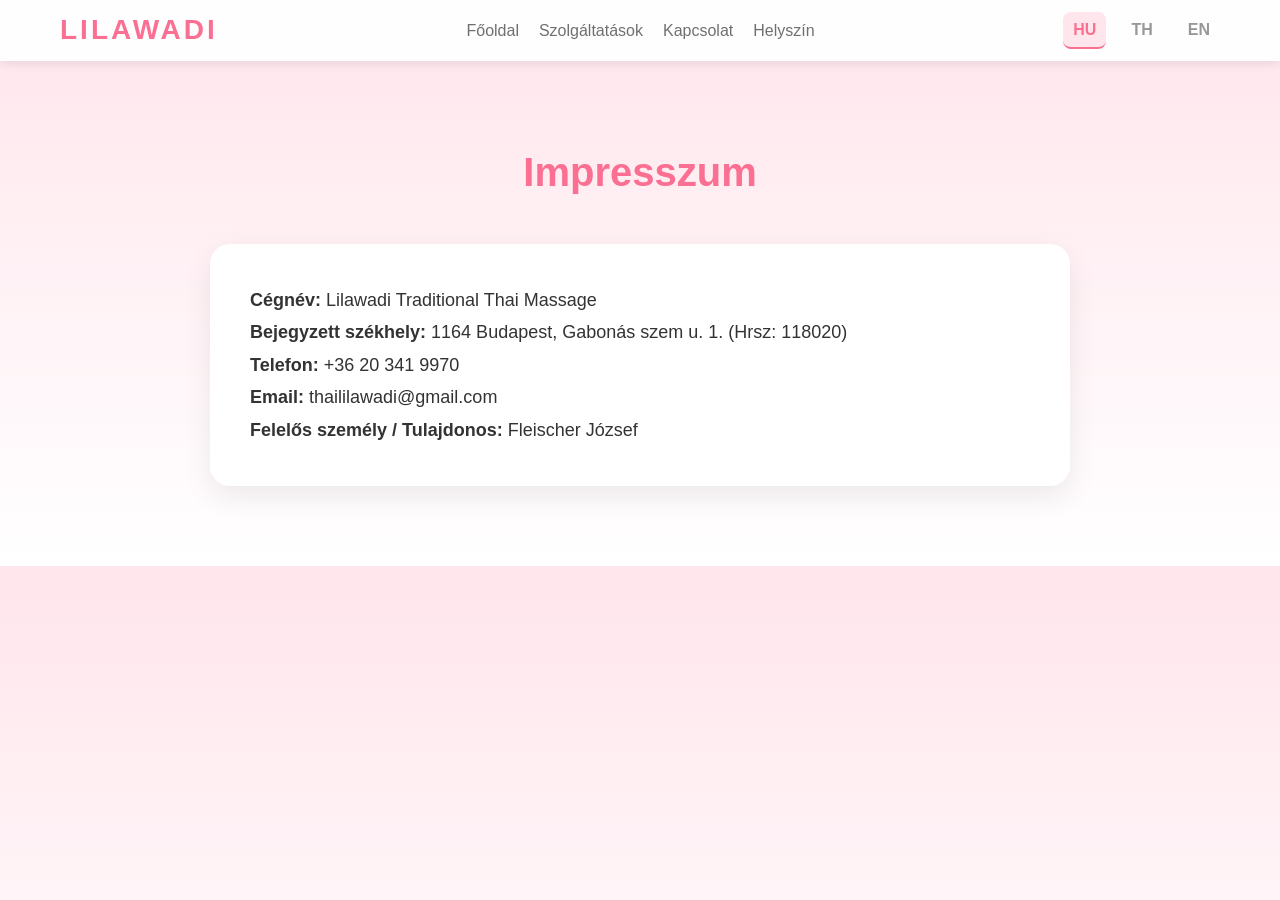
<file: impressum.html>
<!DOCTYPE html>
<html lang="en">
<head>
<meta charset="UTF-8">
<meta name="viewport" content="width=device-width, initial-scale=1.0">
<title>Impressum - LILAWADI</title>

<link rel="stylesheet" href="style.css">

<style>
/* ========================= */
/* IMPRESSUM PAGE */
/* ========================= */
.impressum-page {
  padding: 140px 20px 80px;
  max-width: 900px;
  margin: auto;
}

.impressum-page h1 {
  text-align: center;
  color: var(--pink-main);
  margin-bottom: 40px;
  font-size: 40px;
}

.impressum-box {
  background: #fff;
  padding: 40px;
  border-radius: 20px;
  box-shadow: 0 10px 30px rgba(0,0,0,0.08);
  line-height: 1.8;
  font-size: 18px;
}

/* ปรับปรุงให้ดูดีในมือถือ */
@media (max-width: 768px) {
  .impressum-page { padding-top: 100px; }
  .impressum-page h1 { font-size: 28px; }
  .impressum-box { padding: 25px; font-size: 16px; }
}
</style>

</head>
<body>

<header>
  <div class="logo-box">
    <h1>LILAWADI</h1>
  </div>

  <nav class="menu">
    <a href="index.html#home" data-translate="menu-home">หน้าแรก</a>
    <a href="index.html#services" data-translate="menu-services">บริการ</a>
    <a href="index.html#contact" data-translate="menu-contact">ติดต่อ</a>
    <a href="index.html#map" data-translate="menu-map">ที่อยู่</a>
  </nav>

  <nav class="lang-menu">
    <a href="#" id="lang-hu" onclick="setLang('hu'); return false;">HU</a>
    <a href="#" id="lang-th" onclick="setLang('th'); return false;">TH</a>
    <a href="#" id="lang-en" onclick="setLang('en'); return false;">EN</a>
  </nav>
</header>


<section class="impressum-page">

  <h1 data-translate="imp-title">Impressum</h1>

  <div class="impressum-box">

    <p><strong data-translate="imp-name">Business Name:</strong> Lilawadi Traditional Thai Massage</p>

    <p><strong data-translate="imp-address">Registered Address:</strong> 1164 Budapest, Gabonás szem u. 1. (Hrsz: 118020)</p>

    <p><strong data-translate="imp-phone">Phone:</strong> +36 20 341 9970</p>

    <p><strong>Email:</strong> thaililawadi@gmail.com</p>

    <p><strong data-translate="imp-owner">Responsible Person / Owner:</strong> Fleischer József</p>

  </div>

</section>


<script>
const translations = {
  th: {
    "menu-home": "หน้าแรก",
    "menu-services": "บริการ",
    "menu-contact": "ติดต่อ",
    "menu-map": "ที่อยู่",

    "imp-title": "ข้อมูลทางกฎหมาย",
    "imp-name": "ชื่อธุรกิจ:",
    "imp-address": "ที่อยู่จดทะเบียน:",
    "imp-phone": "โทร:",
    "imp-owner": "ผู้รับผิดชอบ / เจ้าของ:"
  },

  en: {
    "menu-home": "Home",
    "menu-services": "Services",
    "menu-contact": "Contact",
    "menu-map": "Location",

    "imp-title": "Impressum",
    "imp-name": "Business Name:",
    "imp-address": "Registered Address:",
    "imp-phone": "Phone:",
    "imp-owner": "Responsible Person / Owner:"
  },

  hu: {
    "menu-home": "Főoldal",
    "menu-services": "Szolgáltatások",
    "menu-contact": "Kapcsolat",
    "menu-map": "Helyszín",

    "imp-title": "Impresszum",
    "imp-name": "Cégnév:",
    "imp-address": "Bejegyzett székhely:",
    "imp-phone": "Telefon:",
    "imp-owner": "Felelős személy / Tulajdonos:"
  }
};

function setLang(lang) {
  document.querySelectorAll('[data-translate]').forEach(el => {
    const key = el.getAttribute('data-translate');
    if (translations[lang] && translations[lang][key]) {
      el.textContent = translations[lang][key];
    }
  });

  document.querySelectorAll('.lang-menu a').forEach(el => el.classList.remove('active'));
  const activeLangBtn = document.getElementById('lang-' + lang);
  if (activeLangBtn) activeLangBtn.classList.add('active');

  localStorage.setItem('preferredLanguage', lang);
}

// โหลดภาษาตามที่เลือกไว้ล่าสุด หรือค่าเริ่มต้นเป็น HU เพราะธุรกิจอยู่ในฮังการี
setLang(localStorage.getItem('preferredLanguage') || 'hu');
</script>

</body>
</html>
</file>
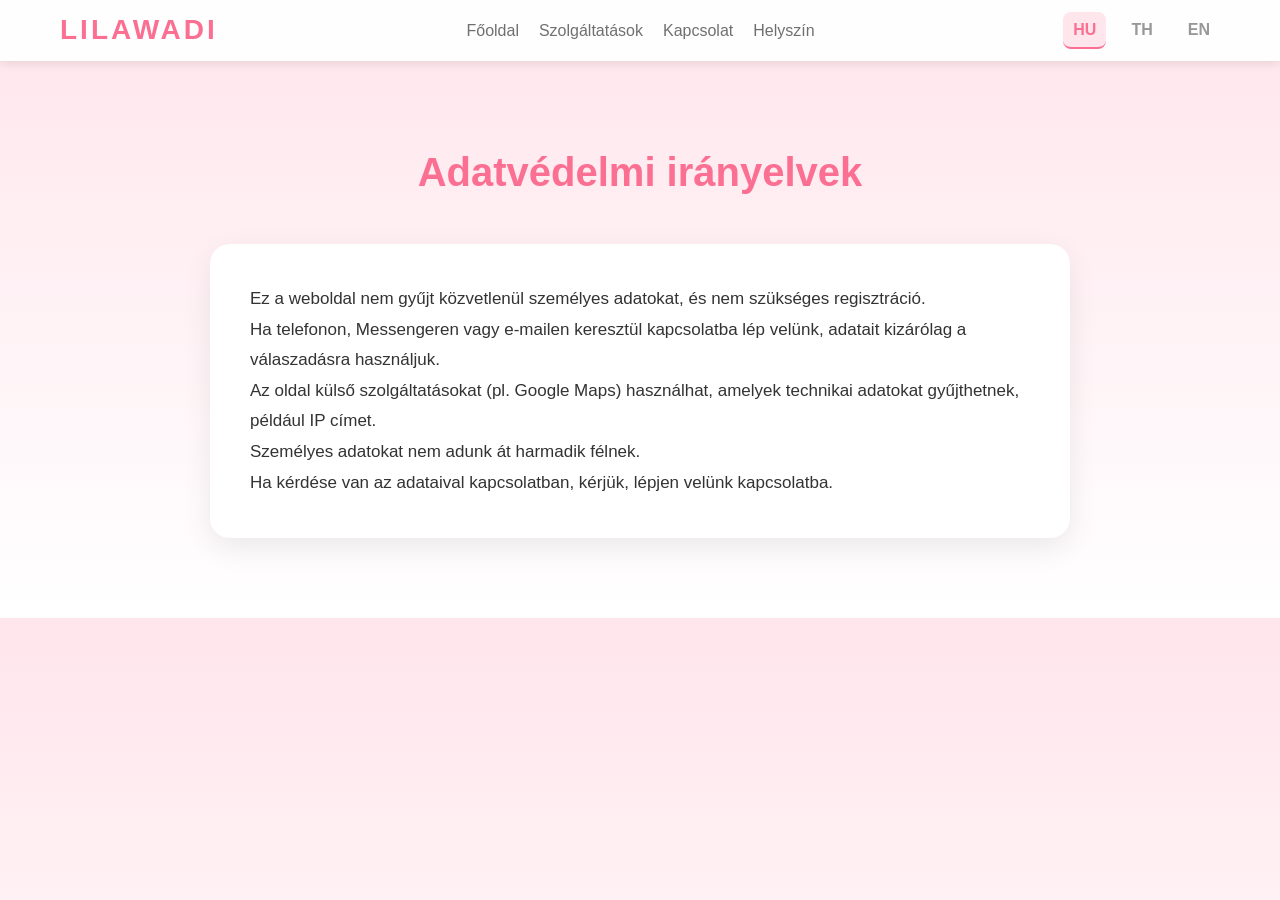
<file: privacy.html>
<!DOCTYPE html>
<html lang="en">
<head>
<meta charset="UTF-8">
<meta name="viewport" content="width=device-width, initial-scale=1.0">
<title>Privacy Policy</title>

<link rel="stylesheet" href="style.css">

<style>
/* ========================= */
/* PRIVACY PAGE */
/* ========================= */
.privacy-page {
  padding: 140px 20px 80px;
  max-width: 900px;
  margin: auto;
}

.privacy-page h1 {
  text-align: center;
  color: var(--pink-main);
  margin-bottom: 40px;
  font-size: 40px;
}

.privacy-box {
  background: #fff;
  padding: 40px;
  border-radius: 20px;
  box-shadow: 0 10px 30px rgba(0,0,0,0.08);
  line-height: 1.8;
  font-size: 17px;
}
</style>

</head>
<body>

<!-- ========================= -->
<!-- HEADER (เหมือน index) -->
<!-- ========================= -->
<header>
  <div class="logo-box">
    <h1>LILAWADI</h1>
  </div>

  <nav class="menu">
    <a href="index.html#home" data-translate="menu-home">หน้าแรก</a>
    <a href="index.html#services" data-translate="menu-services">บริการ</a>
    <a href="index.html#contact" data-translate="menu-contact">ติดต่อ</a>
    <a href="index.html#map" data-translate="menu-map">ที่อยู่</a>
  </nav>

  <nav class="lang-menu">
    <a href="#" id="lang-hu" onclick="setLang('hu'); return false;">HU</a>
    <a href="#" id="lang-th" onclick="setLang('th'); return false;">TH</a>
    <a href="#" id="lang-en" onclick="setLang('en'); return false;">EN</a>
  </nav>
</header>


<!-- ========================= -->
<!-- CONTENT -->
<!-- ========================= -->
<section class="privacy-page">

  <h1 data-translate="pv-title">Privacy Policy</h1>

  <div class="privacy-box">

    <p data-translate="pv1">
      This website does not collect personal data directly. No registration or user accounts are required.
    </p>

    <p data-translate="pv2">
      If you contact us via phone, Facebook Messenger, or email, your information will only be used to respond to your inquiry.
    </p>

    <p data-translate="pv3">
      This website may use embedded content (such as Google Maps), which may collect technical data like IP address.
    </p>

    <p data-translate="pv4">
      We do not share your personal data with third parties.
    </p>

    <p data-translate="pv5">
      If you have any questions about your data, please contact us directly.
    </p>

  </div>

</section>


<!-- ========================= -->
<!-- SCRIPT -->
<!-- ========================= -->
<script>
const translations = {
  th: {
    "menu-home": "หน้าแรก",
    "menu-services": "บริการ",
    "menu-contact": "ติดต่อ",
    "menu-map": "ที่อยู่",

    "pv-title": "นโยบายความเป็นส่วนตัว",
    "pv1": "เว็บไซต์นี้ไม่มีการเก็บข้อมูลส่วนบุคคลโดยตรง และไม่มีระบบสมัครสมาชิก",
    "pv2": "หากคุณติดต่อเราผ่านโทรศัพท์ Messenger หรืออีเมล ข้อมูลของคุณจะถูกใช้เพื่อตอบกลับเท่านั้น",
    "pv3": "เว็บไซต์นี้อาจมีการใช้บริการภายนอก เช่น Google Maps ซึ่งอาจมีการเก็บข้อมูลทางเทคนิค เช่น IP Address",
    "pv4": "เราจะไม่เปิดเผยข้อมูลของคุณให้บุคคลที่สาม",
    "pv5": "หากมีคำถามเกี่ยวกับข้อมูลของคุณ กรุณาติดต่อเราโดยตรง"
  },

  en: {
    "menu-home": "Home",
    "menu-services": "Services",
    "menu-contact": "Contact",
    "menu-map": "Location",

    "pv-title": "Privacy Policy",
    "pv1": "This website does not collect personal data directly. No registration or accounts are required.",
    "pv2": "If you contact us via phone, Messenger, or email, your data will only be used to respond to your request.",
    "pv3": "This website may include external services such as Google Maps, which may collect technical data like IP address.",
    "pv4": "We do not share your personal data with third parties.",
    "pv5": "If you have any questions regarding your data, please contact us directly."
  },

  hu: {
    "menu-home": "Főoldal",
    "menu-services": "Szolgáltatások",
    "menu-contact": "Kapcsolat",
    "menu-map": "Helyszín",

    "pv-title": "Adatvédelmi irányelvek",
    "pv1": "Ez a weboldal nem gyűjt közvetlenül személyes adatokat, és nem szükséges regisztráció.",
    "pv2": "Ha telefonon, Messengeren vagy e-mailen keresztül kapcsolatba lép velünk, adatait kizárólag a válaszadásra használjuk.",
    "pv3": "Az oldal külső szolgáltatásokat (pl. Google Maps) használhat, amelyek technikai adatokat gyűjthetnek, például IP címet.",
    "pv4": "Személyes adatokat nem adunk át harmadik félnek.",
    "pv5": "Ha kérdése van az adataival kapcsolatban, kérjük, lépjen velünk kapcsolatba."
  }
};

function setLang(lang) {
  document.querySelectorAll('[data-translate]').forEach(el => {
    const key = el.getAttribute('data-translate');
    if (translations[lang] && translations[lang][key]) {
      el.textContent = translations[lang][key];
    }
  });

  document.querySelectorAll('.lang-menu a').forEach(el => el.classList.remove('active'));
  document.getElementById('lang-' + lang).classList.add('active');

  localStorage.setItem('preferredLanguage', lang);
}

setLang(localStorage.getItem('preferredLanguage') || 'th');
</script>

</body>
</html>
</file>
<file: style.css>
/* ========================================================================== */
/* LILAWADI PREMIUM SPA - STYLESHEET                                          */
/* Version: 2.0                                                               */
/* Author: Your Team                                                          */
/* Last Updated: 2026                                                         */
/* ========================================================================== */

/* TABLE OF CONTENTS
   ========================================================================== */
/*
   1. CSS Variables
   2. Reset & Base Styles
   3. Header & Navigation
   4. Hero Section
   5. Services Section
   6. Service Detail Pages
   7. Aroma Therapy Slider
   8. Benefits Section
   9. Contact Section
   10. Map Section
   11. Footer
   12. Messenger Button
   13. Responsive Design
*/

/* ========================================================================== */
/* 1. CSS VARIABLES                                                           */
/* ========================================================================== */
:root {
  /* Brand Colors */
  --pink-main: #FB6F92;
  --pink-soft: #F5DCE0;
  --pink-light: #FFE5EC;
  --pink-dark: #E18AAA;
  
  /* Neutral Colors */
  --white: #FFFFFF;
  --text: #333333;
  --shadow: rgba(0, 0, 0, 0.1);
  
  /* Spacing */
  --spacing-sm: 15px;
  --spacing-md: 30px;
  --spacing-lg: 60px;
  
  /* Border Radius */
  --radius-sm: 8px;
  --radius-md: 15px;
  --radius-lg: 25px;
  
  /* Transitions */
  --transition-fast: 0.2s ease;
  --transition-normal: 0.3s ease;
}

/* ========================================================================== */
/* 2. RESET & BASE STYLES                                                     */
/* ========================================================================== */
* {
  margin: 0;
  padding: 0;
  box-sizing: border-box;
  font-family: 'Prompt', sans-serif;
}

html {
  scroll-behavior: smooth;
}

body {
  background: linear-gradient(180deg, var(--pink-light), var(--white));
  color: var(--text);
  line-height: 1.6;
  overflow-x: hidden;
}

img {
  max-width: 100%;
  height: auto;
  display: block;
}

a {
  text-decoration: none;
  color: inherit;
  transition: var(--transition-normal);
}

/* ========================================================================== */
/* 3. HEADER & NAVIGATION                                                     */
/* ========================================================================== */
header {
  position: fixed;
  top: 0;
  left: 0;
  width: 100%;
  padding: 8px var(--spacing-lg);
  display: flex;
  justify-content: space-between;
  align-items: center;
  backdrop-filter: blur(10px);
  background: rgba(255, 255, 255, 0.95);
  box-shadow: 0 2px 10px var(--shadow);
  z-index: 1000;
}

/* Logo Box */
.logo-box {
  display: flex;
  align-items: center;
  gap: 12px;
}

header h1 {
  font-size: 28px;
  font-weight: 700;
  letter-spacing: 3px;
  color: var(--pink-main);
}

/* Main Menu */
.menu {
  display: flex;
  gap: 20px;
}

.menu a {
  font-size: 16px;
  opacity: 0.7;
  transition: var(--transition-normal);
}

.menu a:hover {
  opacity: 1;
  color: var(--pink-main);
}

/* Language Menu */
.lang-menu {
  display: flex;
  gap: var(--spacing-sm);
}

.lang-menu a {
  font-weight: 600;
  opacity: 0.5;
  padding: 5px 10px;
  border-radius: var(--radius-sm);
  transition: var(--transition-normal);
}

.lang-menu a:hover {
  opacity: 0.8;
}

.lang-menu a.active {
  opacity: 1;
  color: var(--pink-main);
  background: var(--pink-light);
  border-bottom: 2px solid var(--pink-main);
}

/* ========================================================================== */
/* 4. HERO SECTION                                                            */
/* ========================================================================== */
.hero {
  height: 100vh;
  position: relative;
  overflow: hidden;
  background: linear-gradient(100deg, #E96F9C, #F4A8CD);
}

/* Background Image */
.hero::after {
  content: "";
  position: absolute;
  bottom: 0;
  left: 50%;
  transform: translateX(-50%);
  width: 100%;
  height: 100%;
  background: url('hin.webp') no-repeat bottom center;
  background-size: 99%;
  z-index: 1;
}

/* Hero Content Container */
.hero-content {
  position: relative;
  z-index: 2;
  max-width: 1200px;
  margin: 0 auto;
  display: flex;
  align-items: center;
  justify-content: flex-start;
  gap: 5px;
  transform: translateY(-15px);
  height: 55%;
  padding: 0 40px 0 120px;
}

/* Hero Logo */
.hero-left img {
  width: 280px;
  margin-top: 45px;
}

/* Hero Text */
.hero-right {
  display: flex;
  flex-direction: column;
  gap: 0;
}

.hero-right h1,
.hero-right h2,
.hero-right p {
  margin: 0;
  color: var(--white);
}

.hero-right h1 {
  font-size: 42px;
  margin-bottom: 2px;
  margin-top: -20px;
}

.hero-right h2 {
  font-size: 32px;
  margin-top: 7px;
  margin-bottom: 2px;
}

.hero-right p {
  font-size: 24px;
  opacity: 0.85;
  margin-bottom: 6px;
}

/* ========================================================================== */
/* 5. SERVICES SECTION                                                        */
/* ========================================================================== */
.section {
  padding: var(--spacing-lg);
  max-width: 1200px;
  margin: 0 auto;
}

.section h3 {
  text-align: center;
  font-size: 42px;
  color: var(--pink-main);
  margin-bottom: var(--spacing-lg);
}

/* Services Container */
.services {
  display: flex;
  flex-direction: column;
  gap: 35px;
}

/* Service Block */
.service-block {
  position: relative;
  background: var(--white);
  padding: var(--spacing-md);
  border-radius: 20px;
  box-shadow: 0 4px 15px var(--shadow);
  overflow: visible;
  z-index: 1;
  font-weight: 550;
  font-size: 18px;
  color: #E14F84;
}

.service-block h4 {
  font-size: 24px;
  color: var(--pink-main);
  margin-bottom: var(--spacing-sm);
}

/* Service Row */
.row {
  display: flex;
  justify-content: space-between;
  padding: 10px 0;
}

/* Service Note */
.service-note {
  margin-top: 10px;
  font-size: 16px;
  color: #F4009A;
  font-style: italic;
}

/* Decorative Flowers */
.corner {
  position: absolute;
  z-index: 10;
  pointer-events: none;
}

.top-left {
  top: -45px;
  left: -50px;
  width: 160px;
}

.bottom-right {
  bottom: -50px;
  right: -50px;
  width: 130px;
}

/* ========================================================================== */
/* 6. SERVICE DETAIL PAGES                                                    */
/* ========================================================================== */
.service-detail {
  padding: 10px 20px;
  background-color: #FDF2F5;
}

.service-detail-grid {
  display: grid;
  grid-template-columns: 1fr 1fr;
  max-width: 1100px;
  margin: 0 auto;
  background: var(--white);
  border-radius: var(--radius-md);
  overflow: hidden;
  box-shadow: 0 10px 40px rgba(0, 0, 0, 0.08);
}

/* Image Section */
.service-image {
  min-height: 450px;
  position: relative;
}

.service-image img {
  width: 100%;
  height: 100%;
  object-fit: cover;
}

/* Text Section */
.service-text {
  display: flex;
  flex-direction: column;
  justify-content: center;
  padding: 50px;
  background: linear-gradient(135deg, #E96F9C, #F4A8CD);
  color: #000000;
}

.service-text h2 {
  font-size: 28px;
  margin-bottom: var(--spacing-sm);
  color: #000000;
  font-weight: 700;
  border-bottom: 2px solid rgba(255, 255, 255, 0.3);
  padding-bottom: 10px;
  display: inline-block;
}

.service-sub {
  font-size: 18px;
  font-weight: 600;
  margin-bottom: 20px;
  color: #141313;
  opacity: 0.95;
}

.service-text p {
  font-size: 16.5px;
  line-height: 1.7;
  margin-bottom: 10px;
  color: rgba(0, 0, 0, 0.9);
  text-align: justify;
}

.highlight {
  font-weight: bold;
  color: #000000;
  margin-top: var(--spacing-sm);
  padding: 12px;
  border-radius: var(--radius-sm);
  text-align: center;
}

/* Alternating Background Colors */
.service-detail:nth-of-type(odd) .service-text {
  background: linear-gradient(135deg, #FFC4DA, #FAE3E9);
  color: #000000;
}

.service-detail:nth-of-type(even) .service-text {
  background: var(--pink-soft);
  color: #000000;
}

/* Reverse Layout Option */
.service-detail.reverse .service-image {
  order: 2;
}

.service-detail.reverse .service-text {
  order: 1;
}

/* ========================================================================== */
/* 7. AROMA THERAPY SLIDER                                                    */
/* ========================================================================== */
.aroma-slider {
  padding: 60px 20px;
  background: var(--pink-light);
  text-align: center;
  margin-bottom: var(--spacing-sm);
  margin-top: -40px;
  padding-bottom: 40px;
}

.aroma-slider h3 {
  font-size: 32px;
  color: var(--pink-main);
  margin-bottom: 40px;
  display: none;
}

/* Slider Track */
.slider-track {
  display: flex;
  gap: 20px;
  overflow-x: auto;
  scroll-snap-type: x mandatory;
  scroll-behavior: smooth;
  cursor: grab;
  padding: 0 10px;
}

.slider-track::-webkit-scrollbar {
  display: none;
}

/* Slide Card */
.slide {
  min-width: 85%;
  max-width: 850px;
  flex-shrink: 0;
  display: grid;
  grid-template-columns: 1fr 1fr;
  background: var(--white);
  border-radius: var(--radius-lg);
  overflow: hidden;
  box-shadow: 0 15px 40px rgba(0, 0, 0, 0.08);
  scroll-snap-align: center;
  transition: var(--transition-normal);
}

.slide:hover {
  transform: translateY(-5px);
}

.slide img {
  width: 100%;
  height: 320px;
  object-fit: cover;
}

.slide-text {
  padding: 35px;
  text-align: left;
}

.slide-text h4 {
  font-size: 22px;
  color: var(--pink-main);
  margin-bottom: 12px;
}

.slide-text p {
  font-size: 15.5px;
  line-height: 1.7;
  color: #444444;
}

/* ========================================================================== */
/* 8. BENEFITS SECTION                                                        */
/* ========================================================================== */
.mix-aroma {
  background: url("mix.webp") center/cover no-repeat;
  padding: 100px 20px;
  position: relative;
}

.mix-overlay {
  padding: var(--spacing-lg) 20px;
  border-radius: 20px;
  max-width: 900px;
  margin: auto;
  text-align: center;
  padding-left: var(--spacing-lg);
}

.mix-overlay h2 {
  color: var(--white);
  font-size: 56px;
  margin-bottom: var(--spacing-md);
  text-align: left;
}

.mix-list {
  display: flex;
  flex-direction: column;
  gap: var(--spacing-sm);
  align-items: flex-start;
}

.mix-item {
  background: var(--white);
  color: var(--text);
  padding: 14px 20px;
  border-radius: 30px;
  font-size: 25px;
  text-align: left;
  max-width: 500px;
  margin: 0;
  box-shadow: 0 5px 15px rgba(0, 0, 0, 0.15);
}

/* ========================================================================== */
/* 9. CONTACT SECTION                                                         */
/* ========================================================================== */
.contact {
  padding: 50px 20px;
  background: var(--pink-soft);
}

.contact h3 {
  text-align: center;
  font-size: 32px;
  margin-bottom: 50px;
  color: var(--pink-main);
}

.contact-grid {
  max-width: 900px;
  margin: 0 auto;
  display: grid;
  grid-template-columns: 1fr 1fr;
  gap: 40px;
  align-items: center;
}

.contact-box {
  background: var(--white);
  padding: var(--spacing-md);
  border-radius: var(--radius-md);
  box-shadow: 0 8px 25px rgba(0, 0, 0, 0.05);
  transition: var(--transition-normal);
  text-align: center;
}

.contact-box h4 {
  font-size: 20px;
  margin-bottom: var(--spacing-sm);
  color: var(--pink-main);
}

.contact-box p {
  margin-bottom: 10px;
  font-size: 16px;
  line-height: 1.6;
}

.contact-box strong {
  font-weight: 500;
  color: #222121;
  letter-spacing: 0.3px;
}

.contact-box:hover {
  transform: translateY(-5px);
  box-shadow: 0 12px 30px rgba(0, 0, 0, 0.1);
}

/* ========================================================================== */
/* 10. MAP SECTION                                                            */
/* ========================================================================== */
.map-embed {
  padding: var(--spacing-lg) 0;
  background: var(--pink-light);
  text-align: center;
}

.map-embed h3 {
  font-size: 32px;
  color: var(--pink-main);
  margin-top: -35px;
  padding: 40px var(--spacing-lg);
}

.map-container {
  width: 100%;
}

.map-container iframe {
  width: 100%;
  height: 500px;
  display: block;
  border: 0;
}

.map-embed a {
  display: inline-block;
  margin: var(--spacing-md) 5px 0;
  color: var(--pink-main);
  font-weight: 500;
  font-size: 18px;
}

/* ========================================================================== */
/* 11. FOOTER                                                                 */
/* ========================================================================== */
footer {
  text-align: center;
  padding: var(--spacing-md);
  background: var(--pink-main);
  color: var(--white);
  font-size: 16px;
}

/* ========================================================================== */
/* 12. MESSENGER BUTTON                                                       */
/* ========================================================================== */
#messenger-btn {
  position: fixed;
  bottom: 25px;
  right: 25px;
  width: 60px;
  height: 60px;
  background: var(--white);
  border-radius: 50%;
  display: flex;
  align-items: center;
  justify-content: center;
  box-shadow: 0 10px 25px rgba(0, 0, 0, 0.2);
  z-index: 9999;
  transition: var(--transition-normal);
}

#messenger-btn:hover {
  transform: scale(1.1);
}

#messenger-btn img {
  width: 42px;
  height: 32px;
}

/* ========================================================================== */
/* 13. RESPONSIVE DESIGN                                                      */
/* ========================================================================== */

/* Tablet Screens */
@media (max-width: 768px) {
  /* Header */
  header {
    padding: var(--spacing-sm) 20px;
    flex-direction: column;
    gap: 8px;
  }
  
  header h1 {
    font-size: 20px;
  }
  
  .menu {
    flex-wrap: wrap;
    justify-content: center;
    gap: 10px;
  }
  
  /* Hero Section */
  .hero-content {
    flex-direction: column;
    text-align: center;
    padding-left: 20px !important;
    padding-top: 120px;
    height: auto;
  }
  
  .hero-left img {
    width: 140px;
  }
  
  .hero-right h1 {
    font-size: 26px;
  }
  
  .hero-right h2 {
    font-size: 20px;
  }
  
  .hero-right p {
    font-size: 16px;
  }
  
  .hero::after {
    background-size: 110%;
  }
  
  /* Sections */
  .section {
    padding: 40px 20px;
  }
  
  .section h3 {
    font-size: 28px;
    margin-bottom: var(--spacing-md);
  }
  
  /* Service Blocks */
  .service-block {
    padding: 20px;
  }
  
  .service-block h4 {
    font-size: 20px;
  }
  
  .row {
    font-size: 15px;
  }
  
  /* Decorative Flowers */
  .top-left {
    top: -20px;
    left: -20px;
    width: 90px;
  }
  
  .bottom-right {
    bottom: -20px;
    right: -20px;
    width: 90px;
  }
  
  /* Service Detail */
  .service-detail-grid {
    grid-template-columns: 1fr !important;
  }
  
  .service-image {
    height: 220px;
  }
  
  .service-text {
    padding: 20px;
    text-align: center;
  }
  
  .service-text p {
    text-align: center;
  }
  
  /* Slider */
  .slide {
    grid-template-columns: 1fr !important;
    min-width: 85%;
    max-width: 95%;
    margin: 0 auto;
  }
  
  .slide img {
    height: 200px;
  }
  
  .slide-text {
    padding: 20px;
    text-align: center;
  }
  
  /* Benefits Section */
  .mix-overlay {
    padding: var(--spacing-md) var(--spacing-sm);
    padding-left: 20px;
  }
  
  .mix-overlay h2 {
    font-size: 32px;
    text-align: center;
  }
  
  .mix-list {
    align-items: center;
  }
  
  .mix-item {
    font-size: 16px;
    max-width: 100%;
  }
  
  /* Contact */
  .contact-grid {
    grid-template-columns: 1fr;
    gap: 20px;
  }
  
  .contact-box {
    padding: 20px;
  }
  
  /* Map */
  .map-embed h3 {
    font-size: 26px;
    padding: var(--spacing-md) 20px;
  }
  
  .map-container iframe {
    height: 300px;
  }
  
  /* Footer */
  footer {
    font-size: 14px;
  }
}

/* Extra Small Screens */
@media (max-width: 400px) {
  .hero-right h1 {
    font-size: 22px;
  }
  
  .hero-right h2 {
    font-size: 18px;
  }
  
  .hero-right p {
    font-size: 14px;
  }
  
  .section h3 {
    font-size: 24px;
  }
}

/* ========================================================================== */
/* END OF STYLESHEET                                                          */
/* ========================================================================== */
</file>
